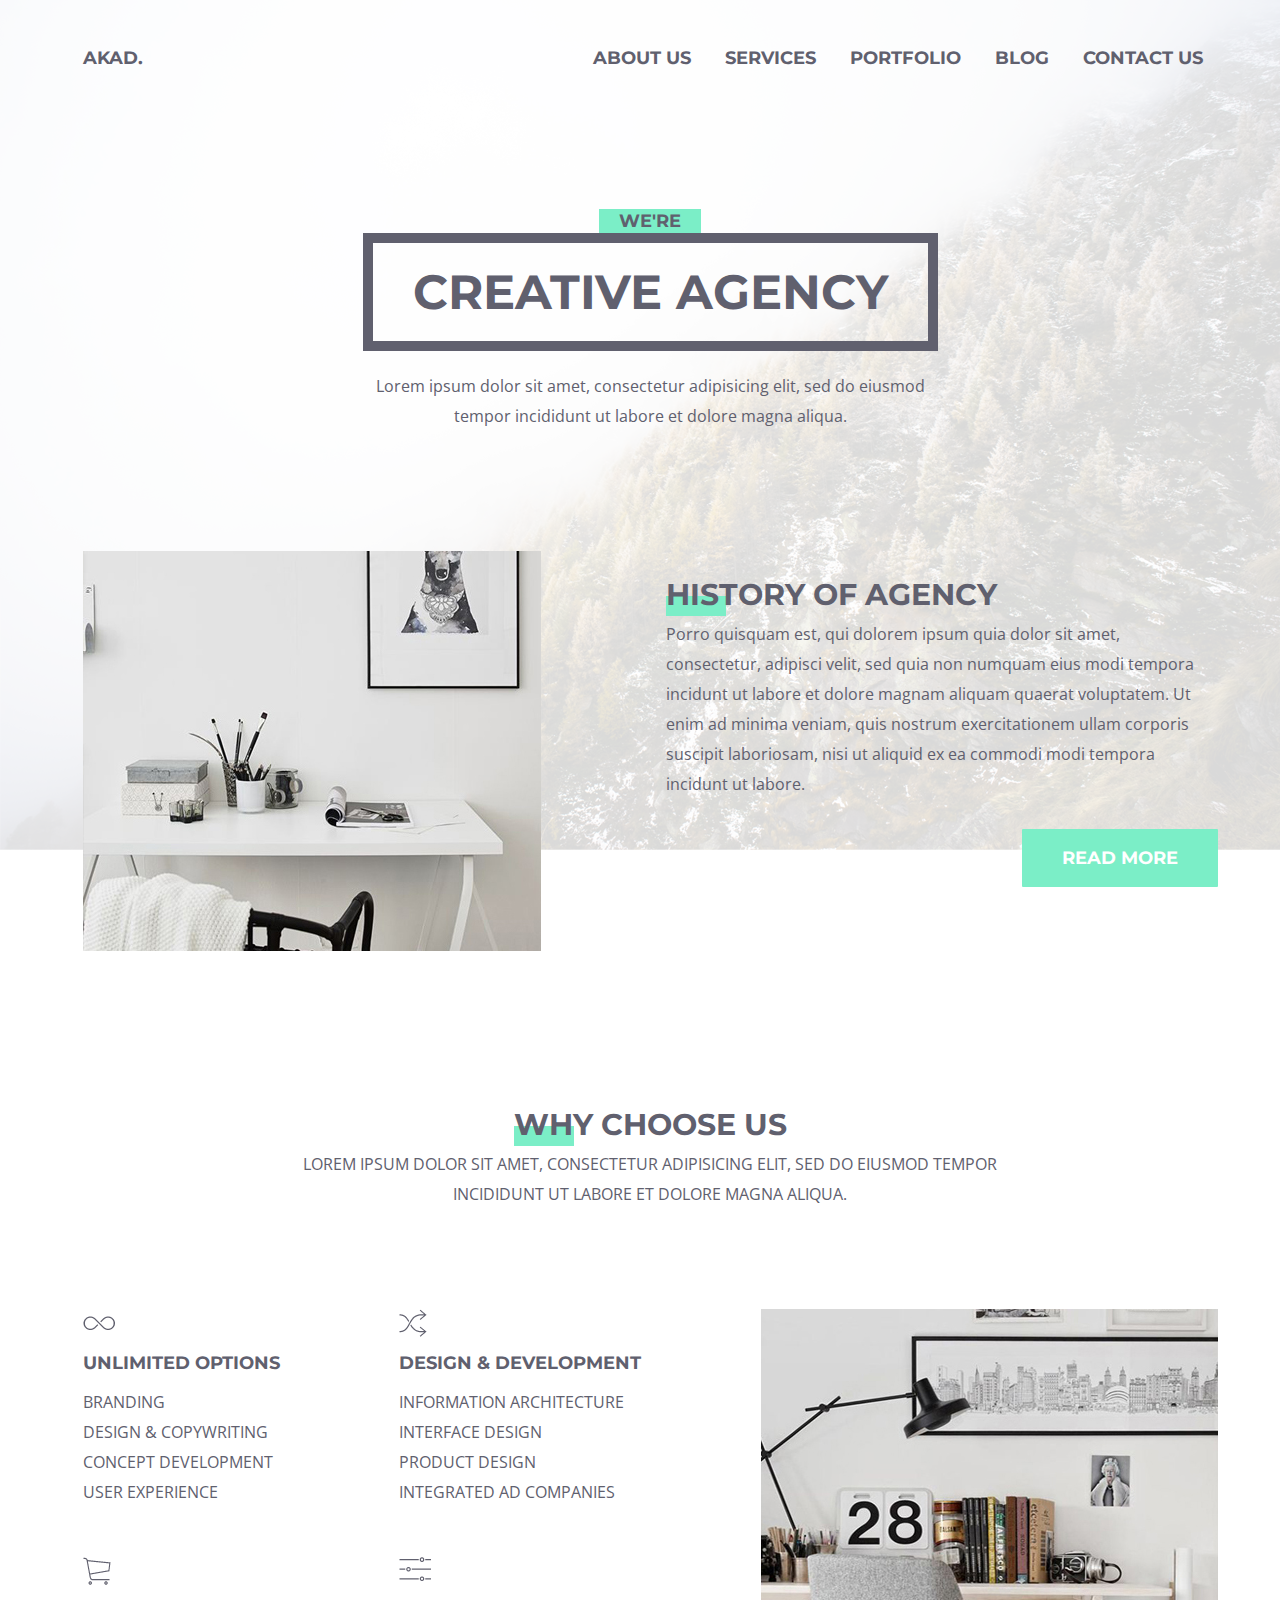
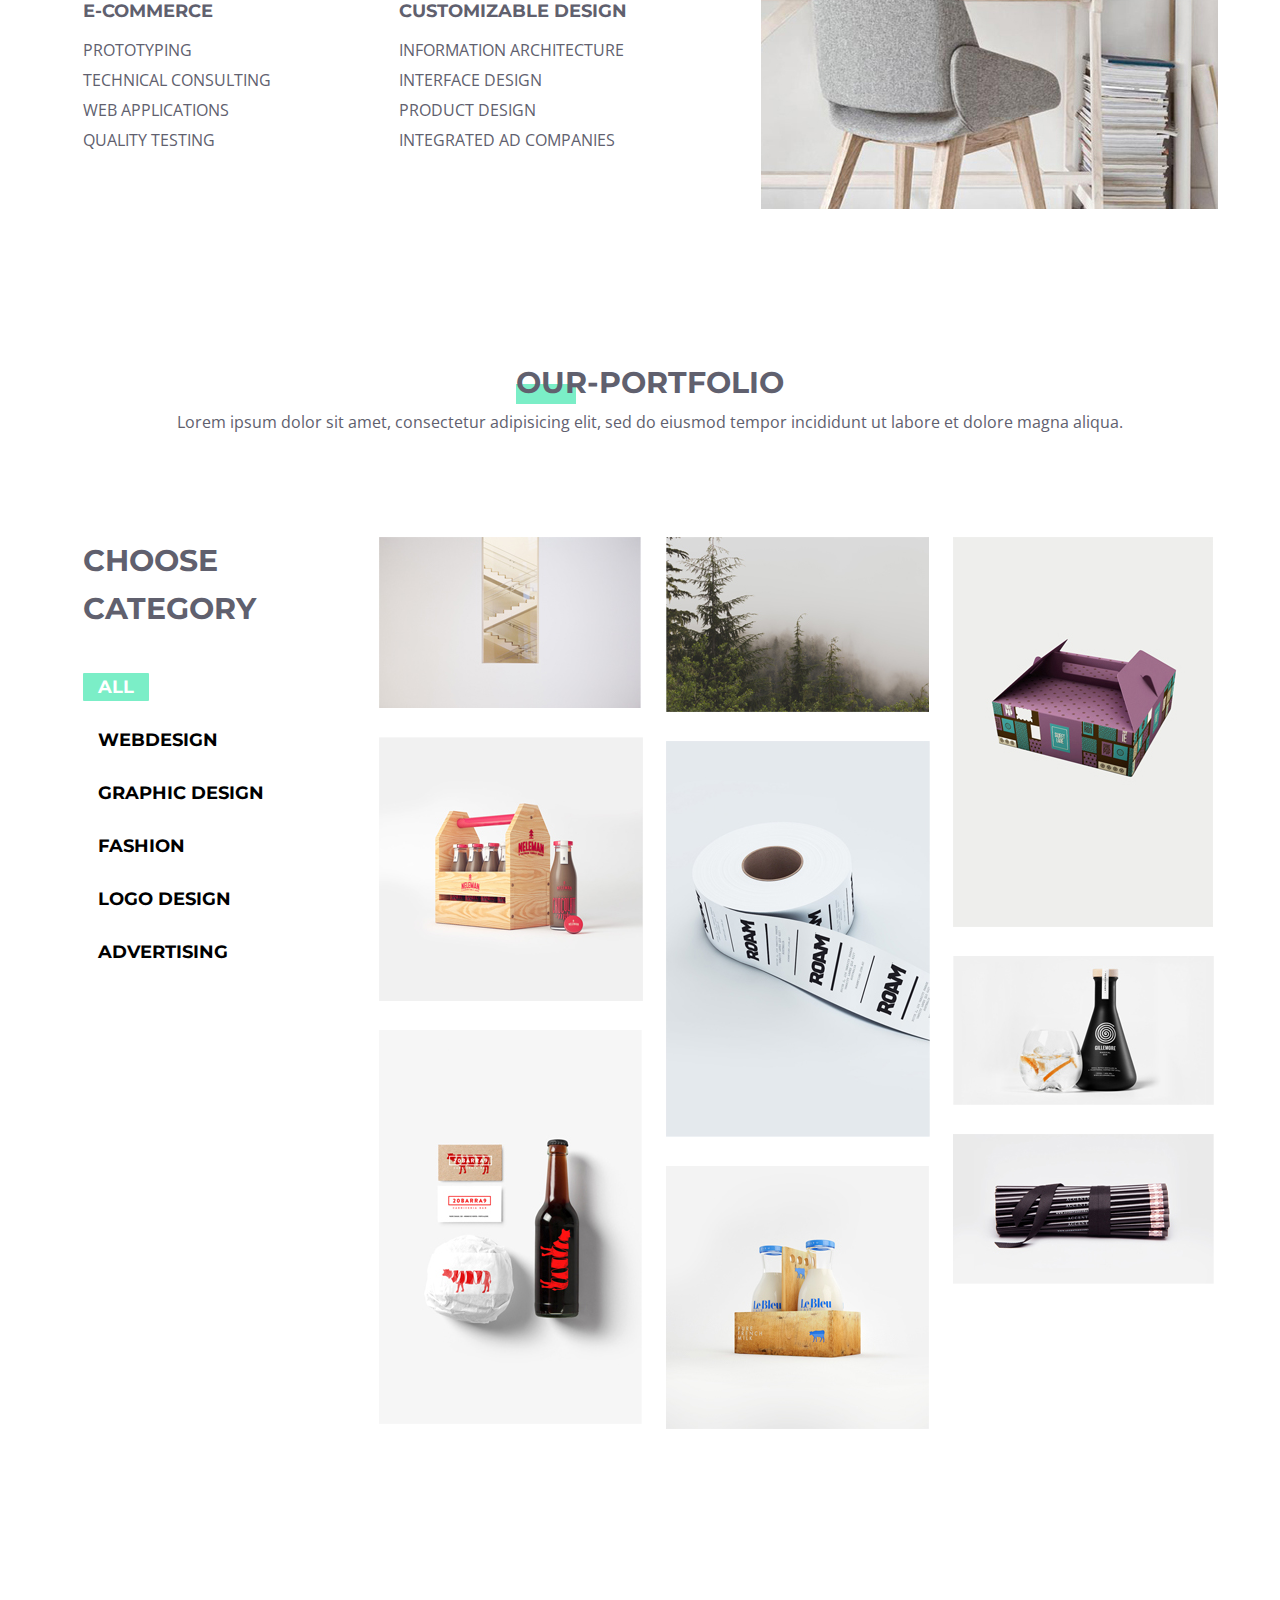
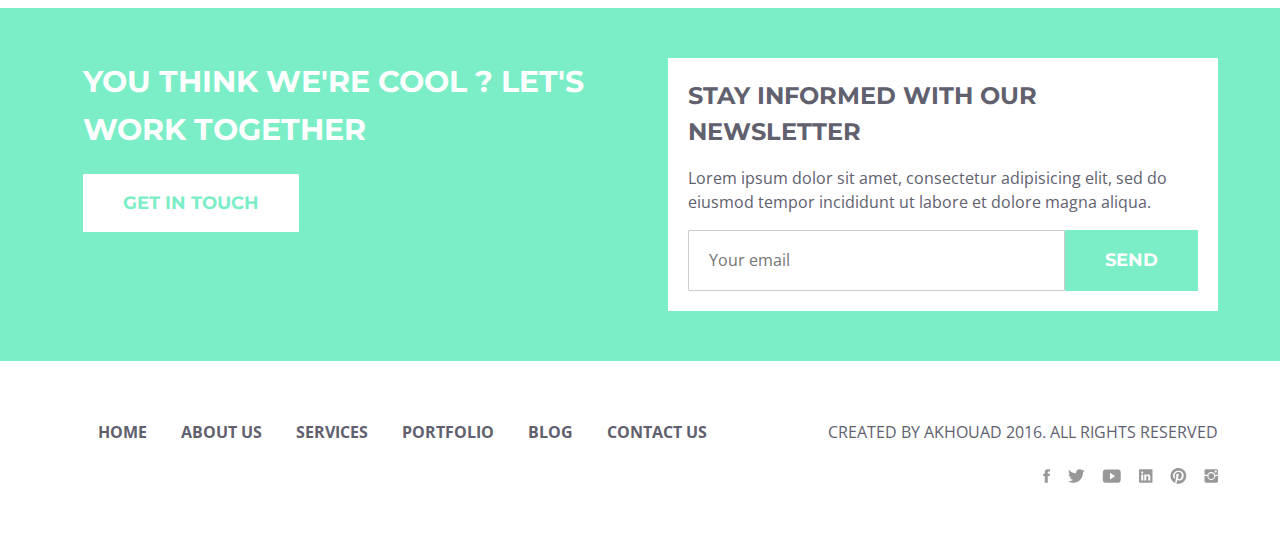
<file: index.html>
<!DOCTYPE html>
<html lang="ru">

<head>
    <meta charset="utf-8">
    <title>AKAD - Home page</title>
    <link href="normalize.css" rel="stylesheet">
    <link href="style.css" rel="stylesheet">
    <link rel="shortcut icon" href="img/logo.ico" type="image/x-icon" width="16" height="16">
</head>

<body>
    <div class="top-wrapper">

        <header class="main-header">
            <nav class="logo-n-nav-wrapper">
                <h3><a class="logo" title="Home">AKAD.</a></h3>
                <ul class="header-site-nav">
                    <li>
                        <h3><a class="nav-but" href="about.html">About us</a></h3>
                    </li>
                    <li>
                        <h3><a class="nav-but" href="services.html">Services</a></h3>
                    </li>
                    <li>
                        <h3><a class="nav-but" href="portfolio.html">Portfolio</a></h3>
                    </li>
                    <li>
                        <h3><a class="nav-but" href="blog.html">Blog</a></h3>
                    </li>
                    <li>
                        <h3><a class="nav-but" href="contact.html">Contact us</a></h3>
                    </li>
                </ul>
            </nav>
        </header>

        <div class="h1-wrapper">
            <h1><span class="h1-small h1-with-back">We're</span></h1>
            <h1><span class="h1-with-border">Creative agency</span></h1>
            <p class="h1-annotation">Lorem ipsum dolor sit amet, consectetur adipisicing elit, sed do eiusmod tempor incididunt ut labore et dolore magna aliqua.</p>
        </div>
        
        <div class="history">
            <img src="img/history-img.jpg" alt="history-img">
            <div>
                <h2><span class="decor">History</span> of agency</h2>
                <p>Porro quisquam est, qui dolorem ipsum quia dolor sit amet, consectetur, adipisci velit, sed quia non numquam eius modi tempora incidunt ut labore et dolore magnam aliquam quaerat voluptatem. Ut enim ad minima veniam, quis nostrum exercitationem ullam corporis suscipit laboriosam, nisi ut aliquid ex ea commodi modi tempora incidunt ut labore.</p><br>
                <div class="button-conteiner">
                    <a href="about.html" class="button">read more</a>
                </div>
            </div>
        </div>

    </div>

    <section class="why-choose">
        <h2><span class="decor">Why</span> choose us</h2>
        <p class="h2-annotation">Lorem ipsum dolor sit amet, consectetur adipisicing elit, sed do eiusmod tempor incididunt ut labore et dolore magna aliqua.</p>
        <div class="why-choose-content">
            <ul>
                <li class="why-choose-item unlimit">
                    <h3>Unlimited options</h3>
                    <ul>
                        <li>Branding</li>
                        <li>Design & Copywriting</li>
                        <li>Concept development</li>
                        <li>User Experience</li>
                    </ul>
                </li>
                <li class="why-choose-item commerce">
                    <h3>E-commerce</h3>
                    <ul>
                        <li>Prototyping</li>
                        <li>Technical Consulting</li>
                        <li>Web applications</li>
                        <li>Quality testing</li>
                    </ul>
                </li>
            </ul>
            <ul>
                <li class="why-choose-item devel">
                    <h3>Design & development</h3>
                    <ul>
                        <li>Information architecture</li>
                        <li>Interface design</li>
                        <li>Product Design</li>
                        <li>Integrated ad Companies</li>
                    </ul>
                </li>
                <li class="why-choose-item custom">
                    <h3>Customizable design</h3>
                    <ul>
                        <li>Information architecture</li>
                        <li>Interface design</li>
                        <li>Product Design</li>
                        <li>Integrated ad Companies</li>
                    </ul>
                </li>
            </ul>
            <img alt="why-choose-img" src="img/why-choose-img.jpg">
        </div>
    </section>

    <section class="our-portfolio">
        <h2><span class="decor">Our</span>-portfolio</h2>
        <p class="h2-annotation">Lorem ipsum dolor sit amet, consectetur adipisicing elit, sed do eiusmod tempor incididunt ut labore et dolore magna aliqua.</p>
        <div class="our-portfolio-content">
            <div class="choosing-buts">
                <h2>Choose category</h2>
                <ul class="our-portfolio-choose-category">
                    <li>
                        <button type="button" class="our-portfolio-button our-portfolio-item-active">All</button>
                    </li>
                    <li>
                        <button type="button" class="our-portfolio-button">Webdesign</button>
                    </li>
                    <li>
                        <button type="button" class="our-portfolio-button">Graphic design</button>
                    </li>
                    <li>
                        <button type="button" class="our-portfolio-button">Fashion</button>
                    </li>
                    <li>
                        <button type="button" class="our-portfolio-button">Logo design</button>
                    </li>
                    <li>
                        <button type="button" class="our-portfolio-button">Advertising</button>
                    </li>
                </ul>
            </div>
            <div class="our-portfolio-img-wrapper">
                <img alt="our-portfolio-img-1" src="img/our-portfolio-1.jpg">
                <img alt="our-portfolio-img-2" src="img/our-portfolio-2.jpg">
                <img alt="our-portfolio-img-3" src="img/our-portfolio-3.jpg">
            </div>
            <div class="our-portfolio-img-wrapper">
                <img alt="our-portfolio-img-4" src="img/our-portfolio-4.jpg">
                <img alt="our-portfolio-img-5" src="img/our-portfolio-5.jpg">
                <img alt="our-portfolio-img-6" src="img/our-portfolio-6.jpg">
            </div>
            <div class="our-portfolio-img-wrapper">
                <img alt="our-portfolio-img-7" src="img/our-portfolio-7.jpg">
                <img alt="our-portfolio-img-8" src="img/our-portfolio-8.jpg">
                <img alt="our-portfolio-img-9" src="img/our-portfolio-9.jpg">
            </div>
        </div>
    </section>

    <section class="feedback">
        <div class="feedback-content">
            <div class="order">
                <h2>You think we're cool ? Let's work together</h2>
                <a href="contact.html" class="button">get in touch</a>
            </div>
            <form class="subscribe">
                <h2>Stay informed with our newsletter</h2>
                <p class="h2-annotation">Lorem ipsum dolor sit amet, consectetur adipisicing elit, sed do eiusmod tempor incididunt ut labore et dolore magna aliqua.</p>
                <div class="inp-n-but-wrap">
                    <input class="subscribe-email" type="text" name="subscribe-email" placeholder="Your email">
                    <button type="submit" class="button">Send</button>
                </div>
            </form>
        </div>
    </section>

    <footer class="main-footer">
        <nav>
            <ul class="footer-site-nav">
                <li>
                    <h3><a class="nav-but">Home</a></h3>
                </li>
                <li>
                    <h3><a class="nav-but" href="about.html">About us</a></h3>
                </li>
                <li>
                    <h3><a class="nav-but" href="services.html">Services</a></h3>
                </li>
                <li>
                    <h3><a class="nav-but" href="portfolio.html">Portfolio</a></h3>
                </li>
                <li>
                    <h3><a class="nav-but" href="blog.html">Blog</a></h3>
                </li>
                <li>
                    <h3><a class="nav-but" href="contact.html">Contact us</a></h3>
                </li>
            </ul>
        </nav>
        <div class="copyrights-n-social-wrapper">
            <p class="copyrights">Created by akhouad 2016. All Rights Reserved</p>
            <ul class="socials">
                <li>
                    <a class="socials-fb" href="#" title="Facebook"><span class="visually-hidden">Facebook</span></a>
                </li>
                <li>
                    <a class="socials-tw" href="#" title="Twitter"><span class="visually-hidden">Twitter</span></a>
                </li>
                <li>
                    <a class="socials-yt" href="#" title="Youtube"><span class="visually-hidden">Youtube</span></a>
                </li>
                <li>
                    <a class="socials-li" href="#" title="LinkedIn"><span class="visually-hidden">LinkedIn</span></a>
                </li>
                <li>
                    <a class="socials-p" href="#" title="Pinterest"><span class="visually-hidden">Pinterest</span></a>
                </li>
                <li>
                    <a class="socials-inst" href="#" title="Instagram"><span class="visually-hidden">Instagram</span></a>
                </li>
            </ul>
            <img src="img/socials.png" alt="socials">
        </div>
    </footer>

</body>
</file>
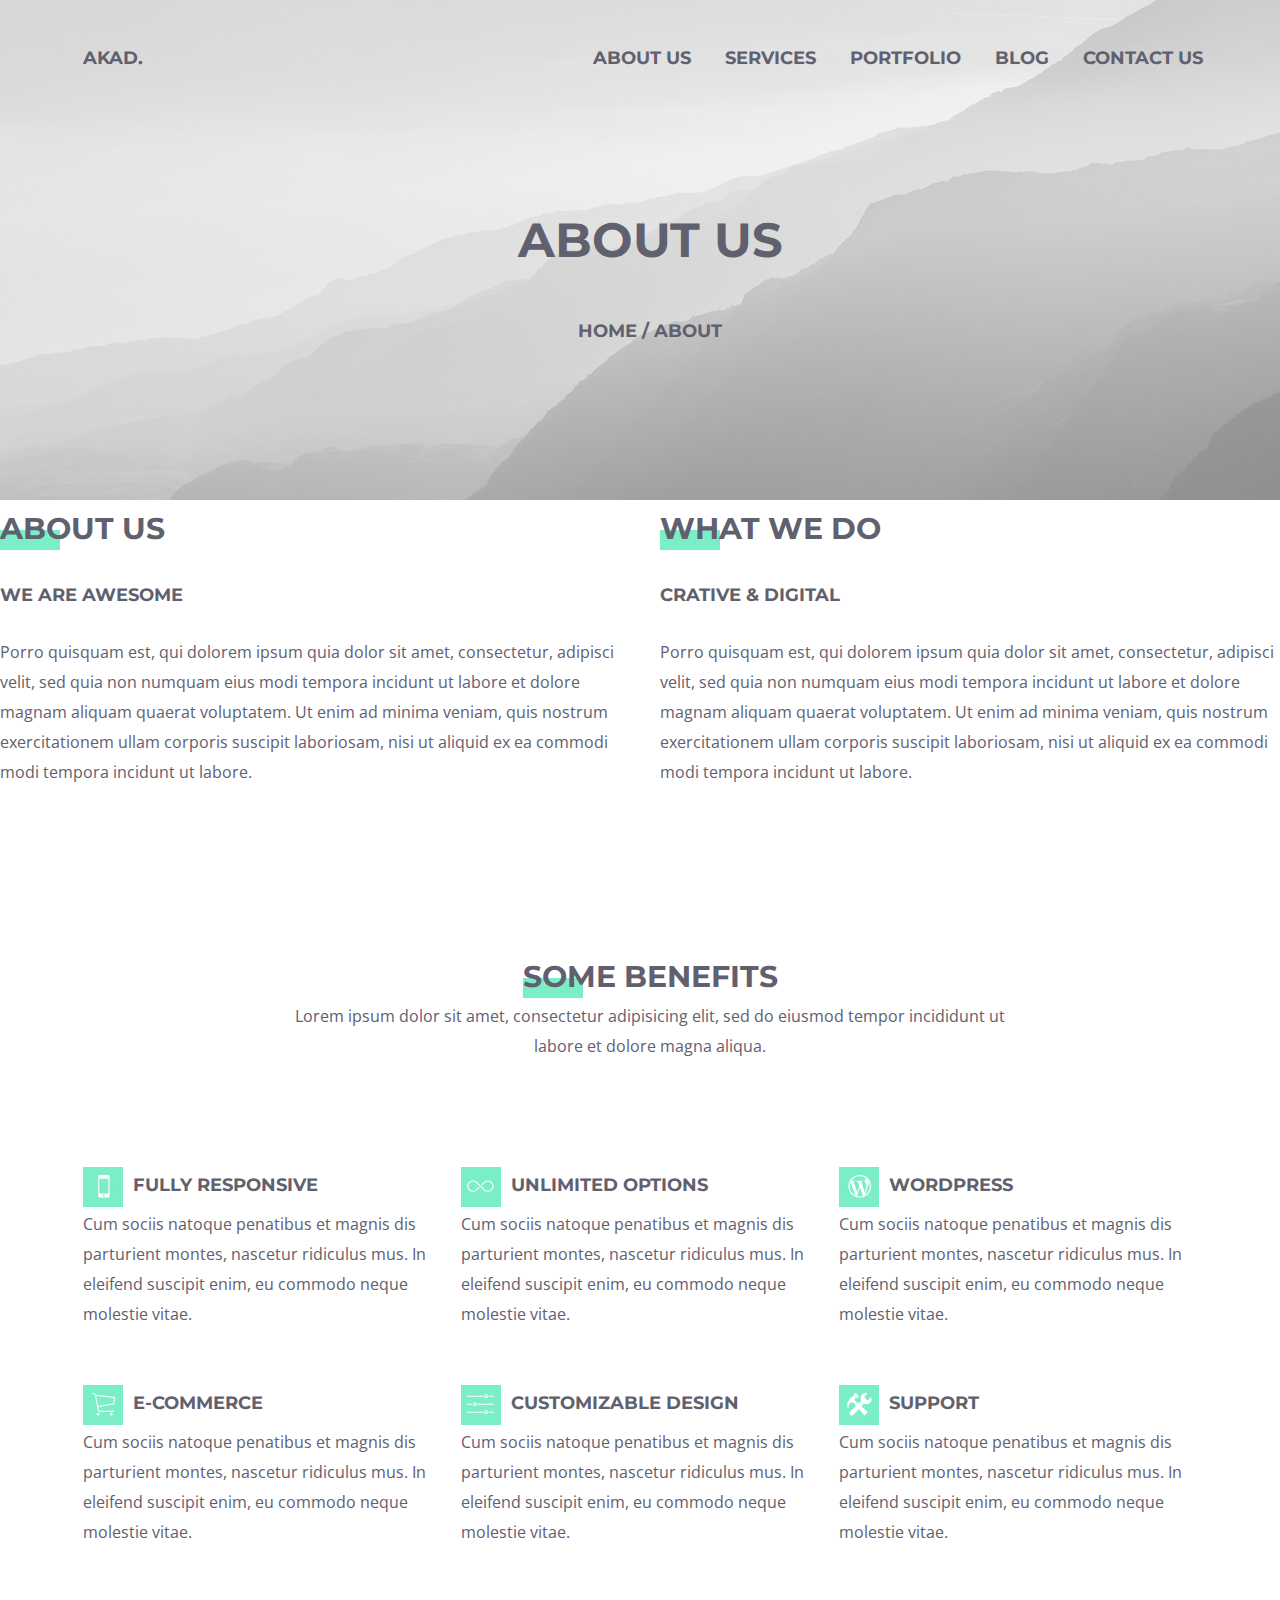
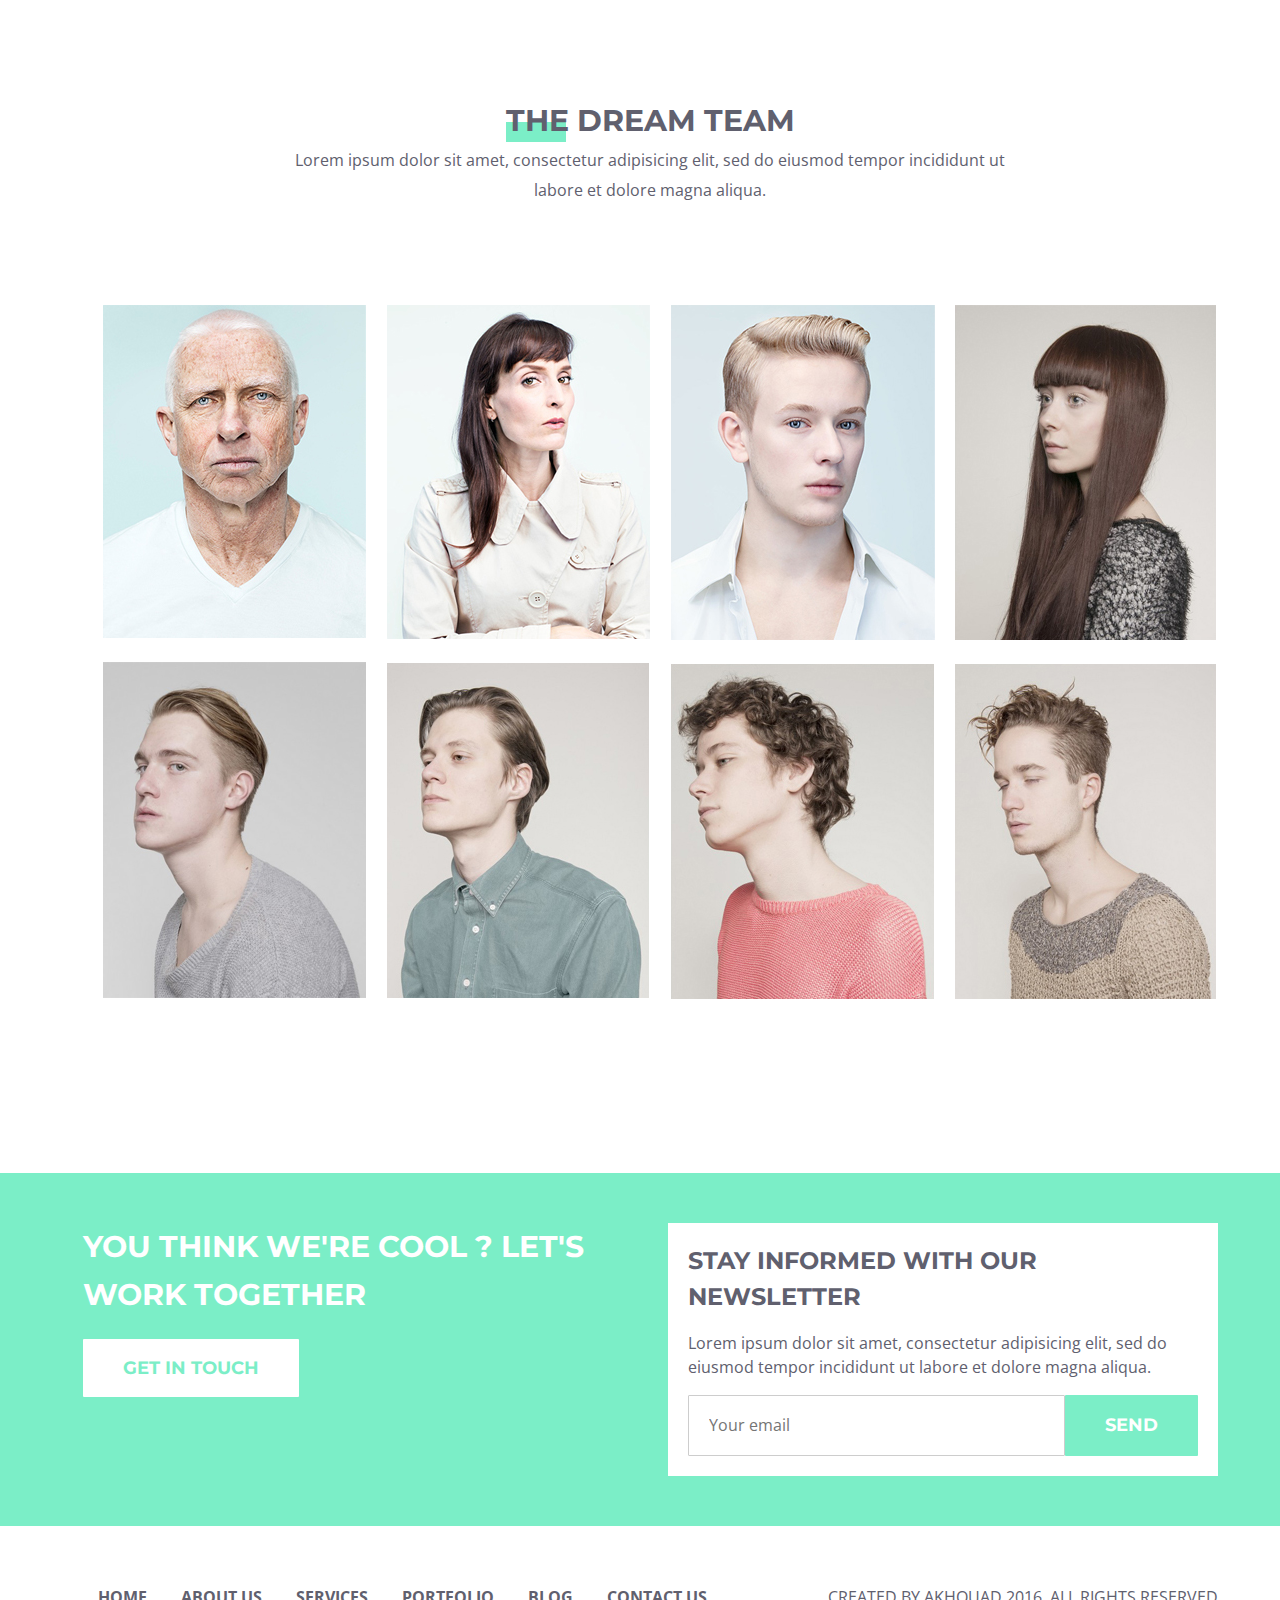
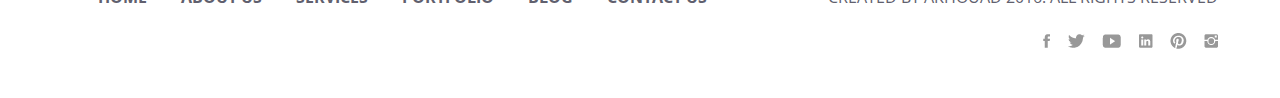
<file: about.html>
<!DOCTYPE html>
<html lang="ru">

<head>
    <meta charset="utf-8">
    <title>AKAD - About us</title>
    <link href="normalize.css" rel="stylesheet">
    <link href="style.css" rel="stylesheet">
    <link rel="shortcut icon" href="img/logo.ico" type="image/x-icon" width="16" height="16">
</head>

<body class="inner">
    <div class="top-wrapper">

        <header class="main-header">
            <nav class="logo-n-nav-wrapper">
                <h3><a class="logo" href="index.html" title="Home">AKAD.</a></h3>
                <ul class="header-site-nav">
                    <li>
                        <h3><a class="nav-but">About us</a></h3>
                    </li>
                    <li>
                        <h3><a class="nav-but" href="services.html">Services</a></h3>
                    </li>
                    <li>
                        <h3><a class="nav-but" href="portfolio.html">Portfolio</a></h3>
                    </li>
                    <li>
                        <h3><a class="nav-but" href="blog.html">Blog</a></h3>
                    </li>
                    <li>
                        <h3><a class="nav-but" href="contact.html">Contact us</a></h3>
                    </li>
                </ul>
            </nav>
        </header>

        <div class="h1-wrapper">
            <h1>About us</h1>
            <h1><span class="h1-small">home / about</span></h1>
        </div>

    </div>

    <section class="about-n-what">
        <div class="about-n-what-about">
            <h2><span class="decor">About</span> us</h2>
            <p class="h2-subtitle">We are awesome</p>
            <p>Porro quisquam est, qui dolorem ipsum quia dolor sit amet, consectetur, adipisci velit, sed quia non numquam eius modi tempora incidunt ut labore et dolore magnam aliquam quaerat voluptatem. Ut enim ad minima veniam, quis nostrum exercitationem ullam corporis suscipit laboriosam, nisi ut aliquid ex ea commodi modi tempora incidunt ut labore.</p>
        </div>
        <div>
            <h2><span class="decor">What</span> we do</h2>
            <p class="h2-subtitle">Crative & digital</p>
            <p>Porro quisquam est, qui dolorem ipsum quia dolor sit amet, consectetur, adipisci velit, sed quia non numquam eius modi tempora incidunt ut labore et dolore magnam aliquam quaerat voluptatem. Ut enim ad minima veniam, quis nostrum exercitationem ullam corporis suscipit laboriosam, nisi ut aliquid ex ea commodi modi tempora incidunt ut labore.</p>
        </div>
    </section>

    <section class="benefits">
        <h2><span class="decor">Some</span> benefits</h2>
        <p class="h2-annotation">Lorem ipsum dolor sit amet, consectetur adipisicing elit, sed do eiusmod tempor incididunt ut labore et dolore magna aliqua.</p>
        <div class="benefits-content">
            <ul>
                <li class="benefits-item responsive">
                    <h3>Fully responsive</h3>
                    <p>Cum sociis natoque penatibus et magnis dis parturient montes, nascetur ridiculus mus. In eleifend suscipit enim, eu commodo neque molestie vitae.</p>
                </li>
                <li class="benefits-item commerce">
                    <h3>E-commerce</h3>
                    <p>Cum sociis natoque penatibus et magnis dis parturient montes, nascetur ridiculus mus. In eleifend suscipit enim, eu commodo neque molestie vitae.</p>
                </li>
            </ul>
            <ul>
                <li class="benefits-item unlimit">
                    <h3>Unlimited options</h3>
                    <p>Cum sociis natoque penatibus et magnis dis parturient montes, nascetur ridiculus mus. In eleifend suscipit enim, eu commodo neque molestie vitae.</p>
                </li>
                <li class="benefits-item custom">
                    <h3>Customizable design</h3>
                    <p>Cum sociis natoque penatibus et magnis dis parturient montes, nascetur ridiculus mus. In eleifend suscipit enim, eu commodo neque molestie vitae.</p>
                </li>
            </ul>
            <ul>
                <li class="benefits-item wordpr">
                    <h3>Wordpress</h3>
                    <p>Cum sociis natoque penatibus et magnis dis parturient montes, nascetur ridiculus mus. In eleifend suscipit enim, eu commodo neque molestie vitae.</p>
                </li>
                <li class="benefits-item support">
                    <h3>Support</h3>
                    <p>Cum sociis natoque penatibus et magnis dis parturient montes, nascetur ridiculus mus. In eleifend suscipit enim, eu commodo neque molestie vitae.</p>
                </li>
            </ul>
        </div>
    </section>

    <section class="team">
        <h2><span class="decor">The</span> dream team</h2>
        <p class="h2-annotation">Lorem ipsum dolor sit amet, consectetur adipisicing elit, sed do eiusmod tempor incididunt ut labore et dolore magna aliqua.</p>
        <div class="team-content">
            <div class="team-img-wrapper">
                <img alt="team-img-1" src="img/team-1.jpg">
                <img alt="team-img-2" src="img/team-2.jpg">
            </div>
            <div class="team-img-wrapper">
                <img alt="team-img-3" src="img/team-3.jpg">
                <img alt="team-img-4" src="img/team-4.jpg">
            </div>
            <div class="team-img-wrapper">
                <img alt="team-img-5" src="img/team-5.jpg">
                <img alt="team-img-6" src="img/team-6.jpg">
            </div>
            <div class="team-img-wrapper">
                <img alt="team-img-7" src="img/team-7.jpg">
                <img alt="team-img-8" src="img/team-8.jpg">
            </div>
        </div>
    </section>

    <section class="feedback">
        <div class="feedback-content">
            <div class="order">
                <h2>You think we're cool ? Let's work together</h2>
                <a href="contact.html" class="button">get in touch</a>
            </div>
            <form class="subscribe">
                <h2>Stay informed with our newsletter</h2>
                <p class="h2-annotation">Lorem ipsum dolor sit amet, consectetur adipisicing elit, sed do eiusmod tempor incididunt ut labore et dolore magna aliqua.</p>
                <div class="inp-n-but-wrap">
                    <input class="subscribe-email" type="text" name="subscribe-email" placeholder="Your email">
                    <button type="submit" class="button">Send</button>
                </div>
            </form>
        </div>
    </section>

    <footer class="main-footer">
        <nav>
            <ul class="footer-site-nav">
                <li>
                    <h3><a class="nav-but" href="index.html">Home</a></h3>
                </li>
                <li>
                    <h3><a class="nav-but">About us</a></h3>
                </li>
                <li>
                    <h3><a class="nav-but" href="services.html">Services</a></h3>
                </li>
                <li>
                    <h3><a class="nav-but" href="portfolio.html">Portfolio</a></h3>
                </li>
                <li>
                    <h3><a class="nav-but" href="blog.html">Blog</a></h3>
                </li>
                <li>
                    <h3><a class="nav-but" href="contact.html">Contact us</a></h3>
                </li>
            </ul>
        </nav>
        <div class="copyrights-n-social-wrapper">
            <p class="copyrights">Created by akhouad 2016. All Rights Reserved</p>
            <ul class="socials">
                <li>
                    <a class="socials-fb" href="#" title="Facebook"><span class="visually-hidden">Facebook</span></a>
                </li>
                <li>
                    <a class="socials-tw" href="#" title="Twitter"><span class="visually-hidden">Twitter</span></a>
                </li>
                <li>
                    <a class="socials-yt" href="#" title="Youtube"><span class="visually-hidden">Youtube</span></a>
                </li>
                <li>
                    <a class="socials-li" href="#" title="LinkedIn"><span class="visually-hidden">LinkedIn</span></a>
                </li>
                <li>
                    <a class="socials-p" href="#" title="Pinterest"><span class="visually-hidden">Pinterest</span></a>
                </li>
                <li>
                    <a class="socials-inst" href="#" title="Instagram"><span class="visually-hidden">Instagram</span></a>
                </li>
            </ul>
            <img src="img/socials.png" alt="socials">
        </div>
    </footer>

</body>
</file>
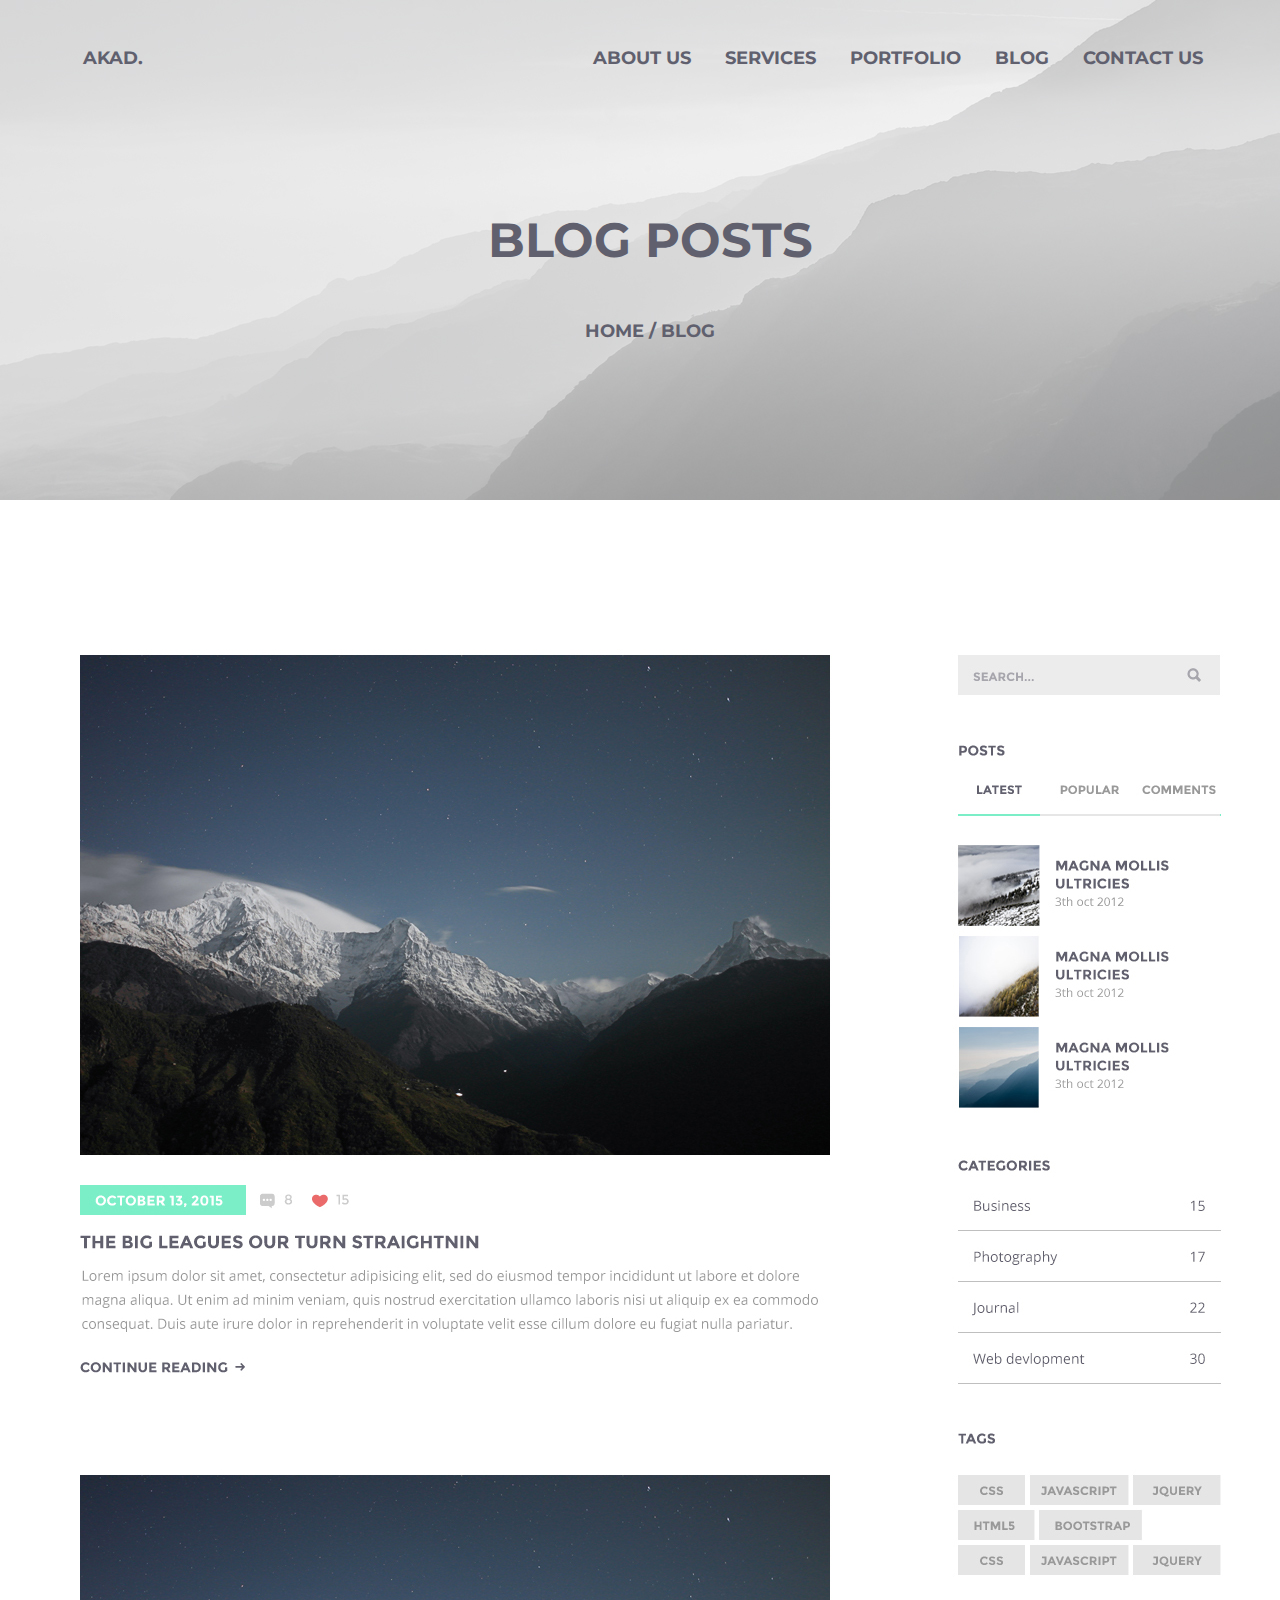
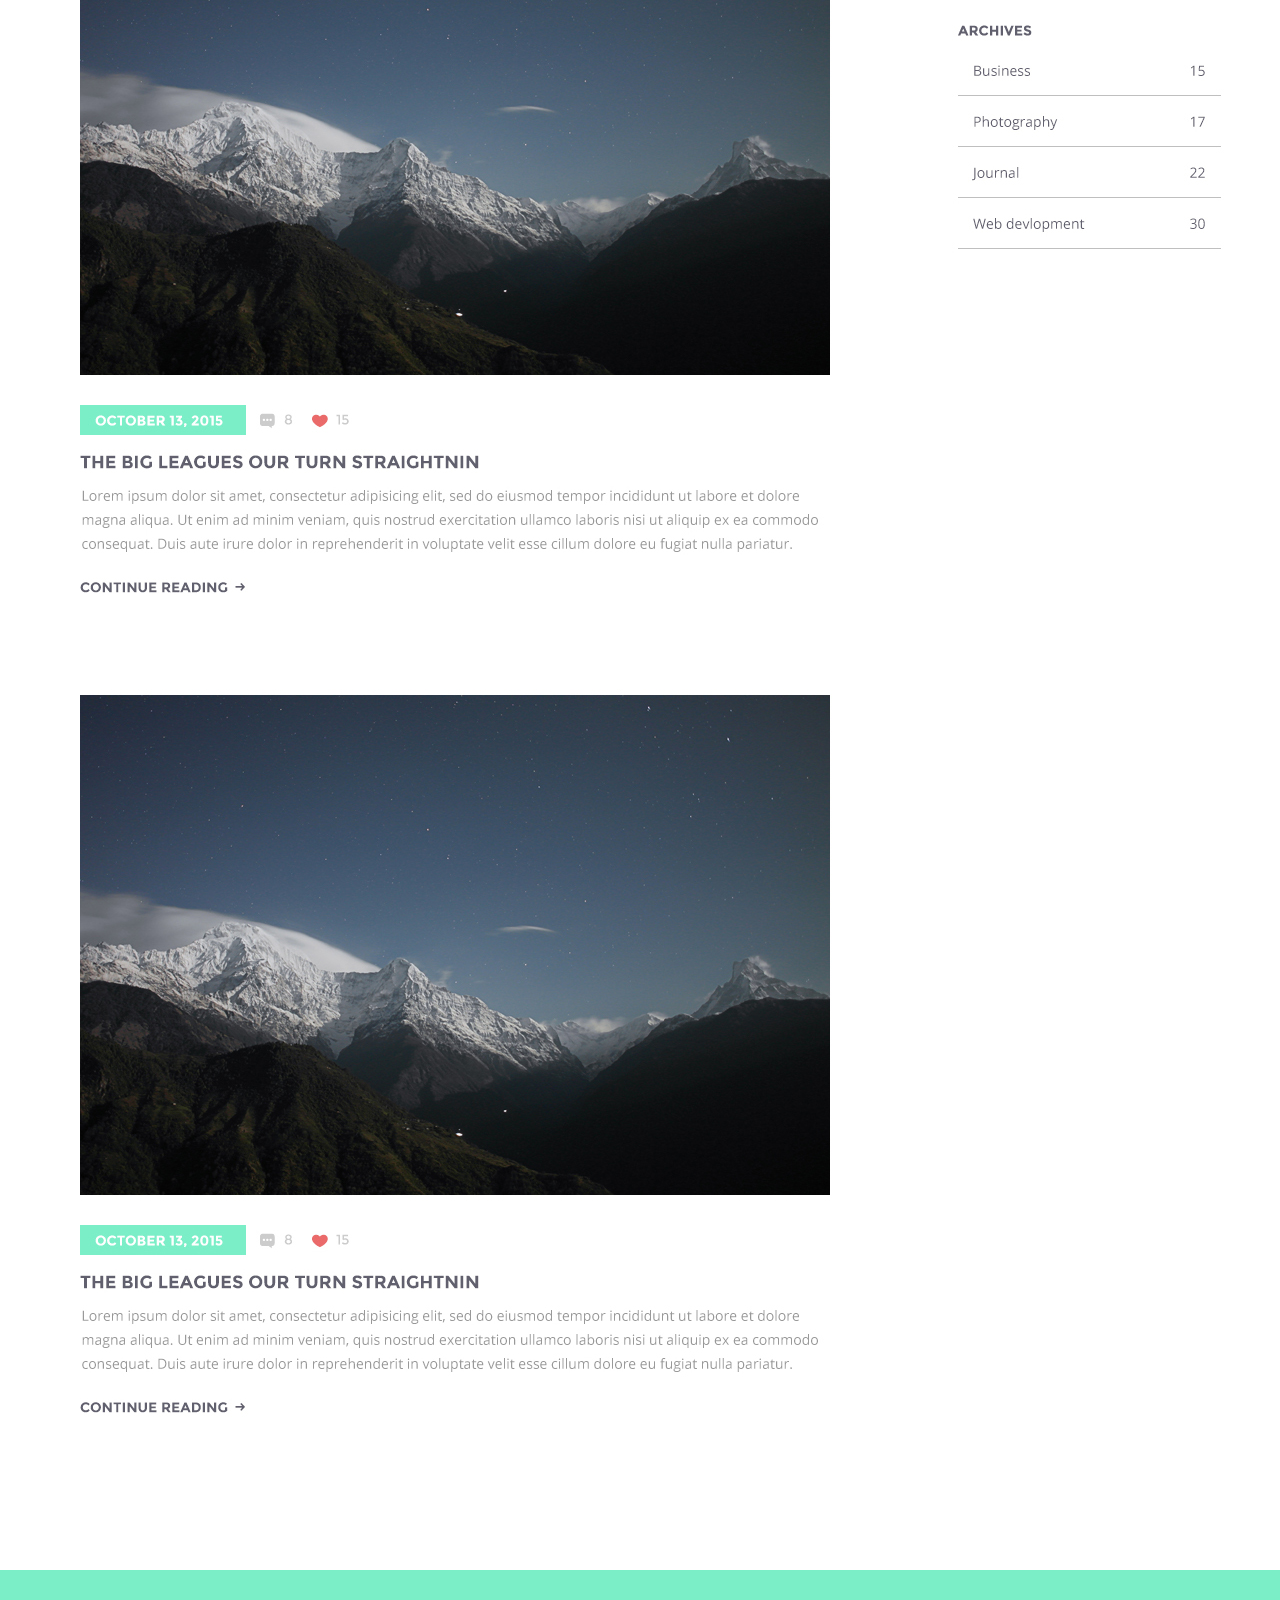
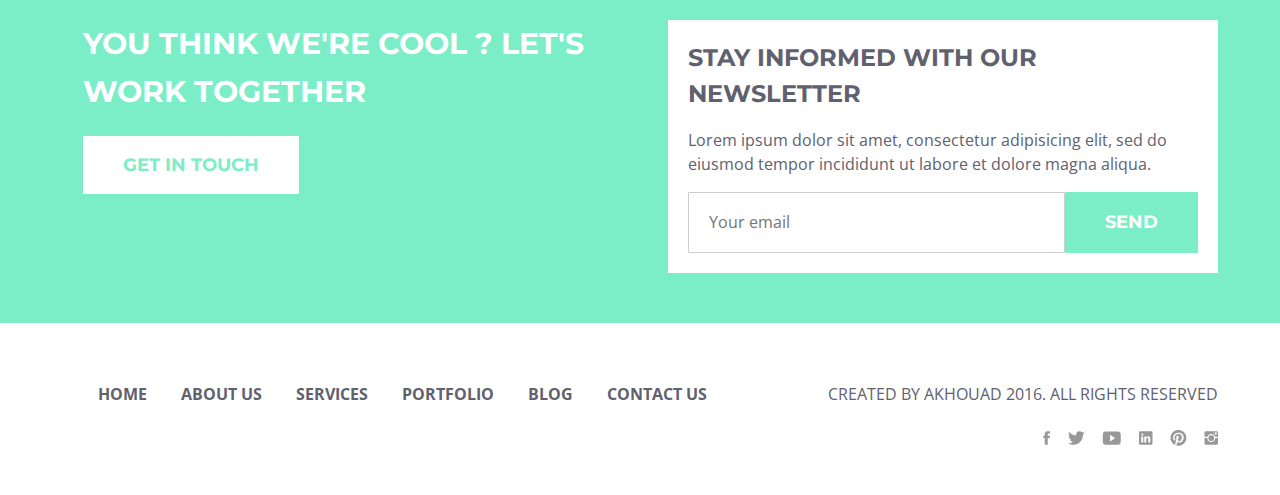
<file: blog.html>
<!DOCTYPE html>
<html lang="ru">

<head>
    <meta charset="utf-8">
    <title>AKAD - Blog posts</title>
    <link href="normalize.css" rel="stylesheet">
    <link href="style.css" rel="stylesheet">
    <link rel="shortcut icon" href="img/logo.ico" type="image/x-icon" width="16" height="16">
</head>

<body class="inner">
    <div class="top-wrapper">

        <header class="main-header">
            <nav class="logo-n-nav-wrapper">
                <h3><a class="logo" href="index.html" title="Home">AKAD.</a></h3>
                <ul class="header-site-nav">
                    <li>
                        <h3><a class="nav-but" href="about.html">About us</a></h3>
                    </li>
                    <li>
                        <h3><a class="nav-but" href="services.html">Services</a></h3>
                    </li>
                    <li>
                        <h3><a class="nav-but" href="portfolio.html">Portfolio</a></h3>
                    </li>
                    <li>
                        <h3><a class="nav-but">Blog</a></h3>
                    </li>
                    <li>
                        <h3><a class="nav-but" href="contact.html">Contact us</a></h3>
                    </li>
                </ul>
            </nav>
        </header>

        <div class="h1-wrapper">
            <h1>Blog posts</h1>
            <h1><span class="h1-small">home / blog</span></h1>
        </div>

    </div>

    <!-- <section class="about-n-what">
        <div class="about-n-what-about">
            <h2><span class="decor">About</span> us</h2>
            <p class="h2-subtitle">We are awesome</p>
            <p>Porro quisquam est, qui dolorem ipsum quia dolor sit amet, consectetur, adipisci velit, sed quia non numquam eius modi tempora incidunt ut labore et dolore magnam aliquam quaerat voluptatem. Ut enim ad minima veniam, quis nostrum exercitationem ullam corporis suscipit laboriosam, nisi ut aliquid ex ea commodi modi tempora incidunt ut labore.</p>
        </div>
        <div>
            <h2><span class="decor">What</span> we do</h2>
            <p class="h2-subtitle">Crative & digital</p>
            <p>Porro quisquam est, qui dolorem ipsum quia dolor sit amet, consectetur, adipisci velit, sed quia non numquam eius modi tempora incidunt ut labore et dolore magnam aliquam quaerat voluptatem. Ut enim ad minima veniam, quis nostrum exercitationem ullam corporis suscipit laboriosam, nisi ut aliquid ex ea commodi modi tempora incidunt ut labore.</p>
        </div>
    </section>

    <section class="benefits">
        <h2><span class="decor">Some</span> benefits</h2>
        <p class="h2-annotation">Lorem ipsum dolor sit amet, consectetur adipisicing elit, sed do eiusmod tempor incididunt ut labore et dolore magna aliqua.</p>
        <div class="benefits-content">
            <ul>
                <li class="benefits-item responsive">
                    <h3>Fully responsive</h3>
                    <p>Cum sociis natoque penatibus et magnis dis parturient montes, nascetur ridiculus mus. In eleifend suscipit enim, eu commodo neque molestie vitae.</p>
                </li>
                <li class="benefits-item commerce">
                    <h3>E-commerce</h3>
                    <p>Cum sociis natoque penatibus et magnis dis parturient montes, nascetur ridiculus mus. In eleifend suscipit enim, eu commodo neque molestie vitae.</p>
                </li>
            </ul>
            <ul>
                <li class="benefits-item unlimit">
                    <h3>Unlimited options</h3>
                    <p>Cum sociis natoque penatibus et magnis dis parturient montes, nascetur ridiculus mus. In eleifend suscipit enim, eu commodo neque molestie vitae.</p>
                </li>
                <li class="benefits-item custom">
                    <h3>Customizable design</h3>
                    <p>Cum sociis natoque penatibus et magnis dis parturient montes, nascetur ridiculus mus. In eleifend suscipit enim, eu commodo neque molestie vitae.</p>
                </li>
            </ul>
            <ul>
                <li class="benefits-item wordpr">
                    <h3>Wordpress</h3>
                    <p>Cum sociis natoque penatibus et magnis dis parturient montes, nascetur ridiculus mus. In eleifend suscipit enim, eu commodo neque molestie vitae.</p>
                </li>
                <li class="benefits-item support">
                    <h3>Support</h3>
                    <p>Cum sociis natoque penatibus et magnis dis parturient montes, nascetur ridiculus mus. In eleifend suscipit enim, eu commodo neque molestie vitae.</p>
                </li>
            </ul>
        </div>
    </section>

    <section class="team">
        <h2><span class="decor">The</span> dream team</h2>
        <p class="h2-annotation">Lorem ipsum dolor sit amet, consectetur adipisicing elit, sed do eiusmod tempor incididunt ut labore et dolore magna aliqua.</p>
        <div class="team-content">
            <div class="team-img-wrapper">
                <img alt="team-img-1" src="img/team-1.jpg">
                <img alt="team-img-2" src="img/team-2.jpg">
            </div>
            <div class="team-img-wrapper">
                <img alt="team-img-3" src="img/team-3.jpg">
                <img alt="team-img-4" src="img/team-4.jpg">
            </div>
            <div class="team-img-wrapper">
                <img alt="team-img-5" src="img/team-5.jpg">
                <img alt="team-img-6" src="img/team-6.jpg">
            </div>
            <div class="team-img-wrapper">
                <img alt="team-img-7" src="img/team-7.jpg">
                <img alt="team-img-8" src="img/team-8.jpg">
            </div>
        </div>
    </section> -->
    <img src="img/blog.jpg">

    <section class="feedback">
        <div class="feedback-content">
            <div class="order">
                <h2>You think we're cool ? Let's work together</h2>
                <a href="contact.html" class="button">get in touch</a>
            </div>
            <form class="subscribe">
                <h2>Stay informed with our newsletter</h2>
                <p class="h2-annotation">Lorem ipsum dolor sit amet, consectetur adipisicing elit, sed do eiusmod tempor incididunt ut labore et dolore magna aliqua.</p>
                <div class="inp-n-but-wrap">
                    <input class="subscribe-email" type="text" name="subscribe-email" placeholder="Your email">
                    <button type="submit" class="button">Send</button>
                </div>
            </form>
        </div>
    </section>

    <footer class="main-footer">
        <nav>
            <ul class="footer-site-nav">
                <li>
                    <h3><a class="nav-but" href="index.html">Home</a></h3>
                </li>
                <li>
                    <h3><a class="nav-but" href="about.html">About us</a></h3>
                </li>
                <li>
                    <h3><a class="nav-but" href="services.html">Services</a></h3>
                </li>
                <li>
                    <h3><a class="nav-but" href="portfolio.html">Portfolio</a></h3>
                </li>
                <li>
                    <h3><a class="nav-but">Blog</a></h3>
                </li>
                <li>
                    <h3><a class="nav-but" href="contact.html">Contact us</a></h3>
                </li>
            </ul>
        </nav>
        <div class="copyrights-n-social-wrapper">
            <p class="copyrights">Created by akhouad 2016. All Rights Reserved</p>
            <ul class="socials">
                <li>
                    <a class="socials-fb" href="#" title="Facebook"><span class="visually-hidden">Facebook</span></a>
                </li>
                <li>
                    <a class="socials-tw" href="#" title="Twitter"><span class="visually-hidden">Twitter</span></a>
                </li>
                <li>
                    <a class="socials-yt" href="#" title="Youtube"><span class="visually-hidden">Youtube</span></a>
                </li>
                <li>
                    <a class="socials-li" href="#" title="LinkedIn"><span class="visually-hidden">LinkedIn</span></a>
                </li>
                <li>
                    <a class="socials-p" href="#" title="Pinterest"><span class="visually-hidden">Pinterest</span></a>
                </li>
                <li>
                    <a class="socials-inst" href="#" title="Instagram"><span class="visually-hidden">Instagram</span></a>
                </li>
            </ul>
            <img src="img/socials.png" alt="socials">
        </div>
    </footer>

</body>
</file>
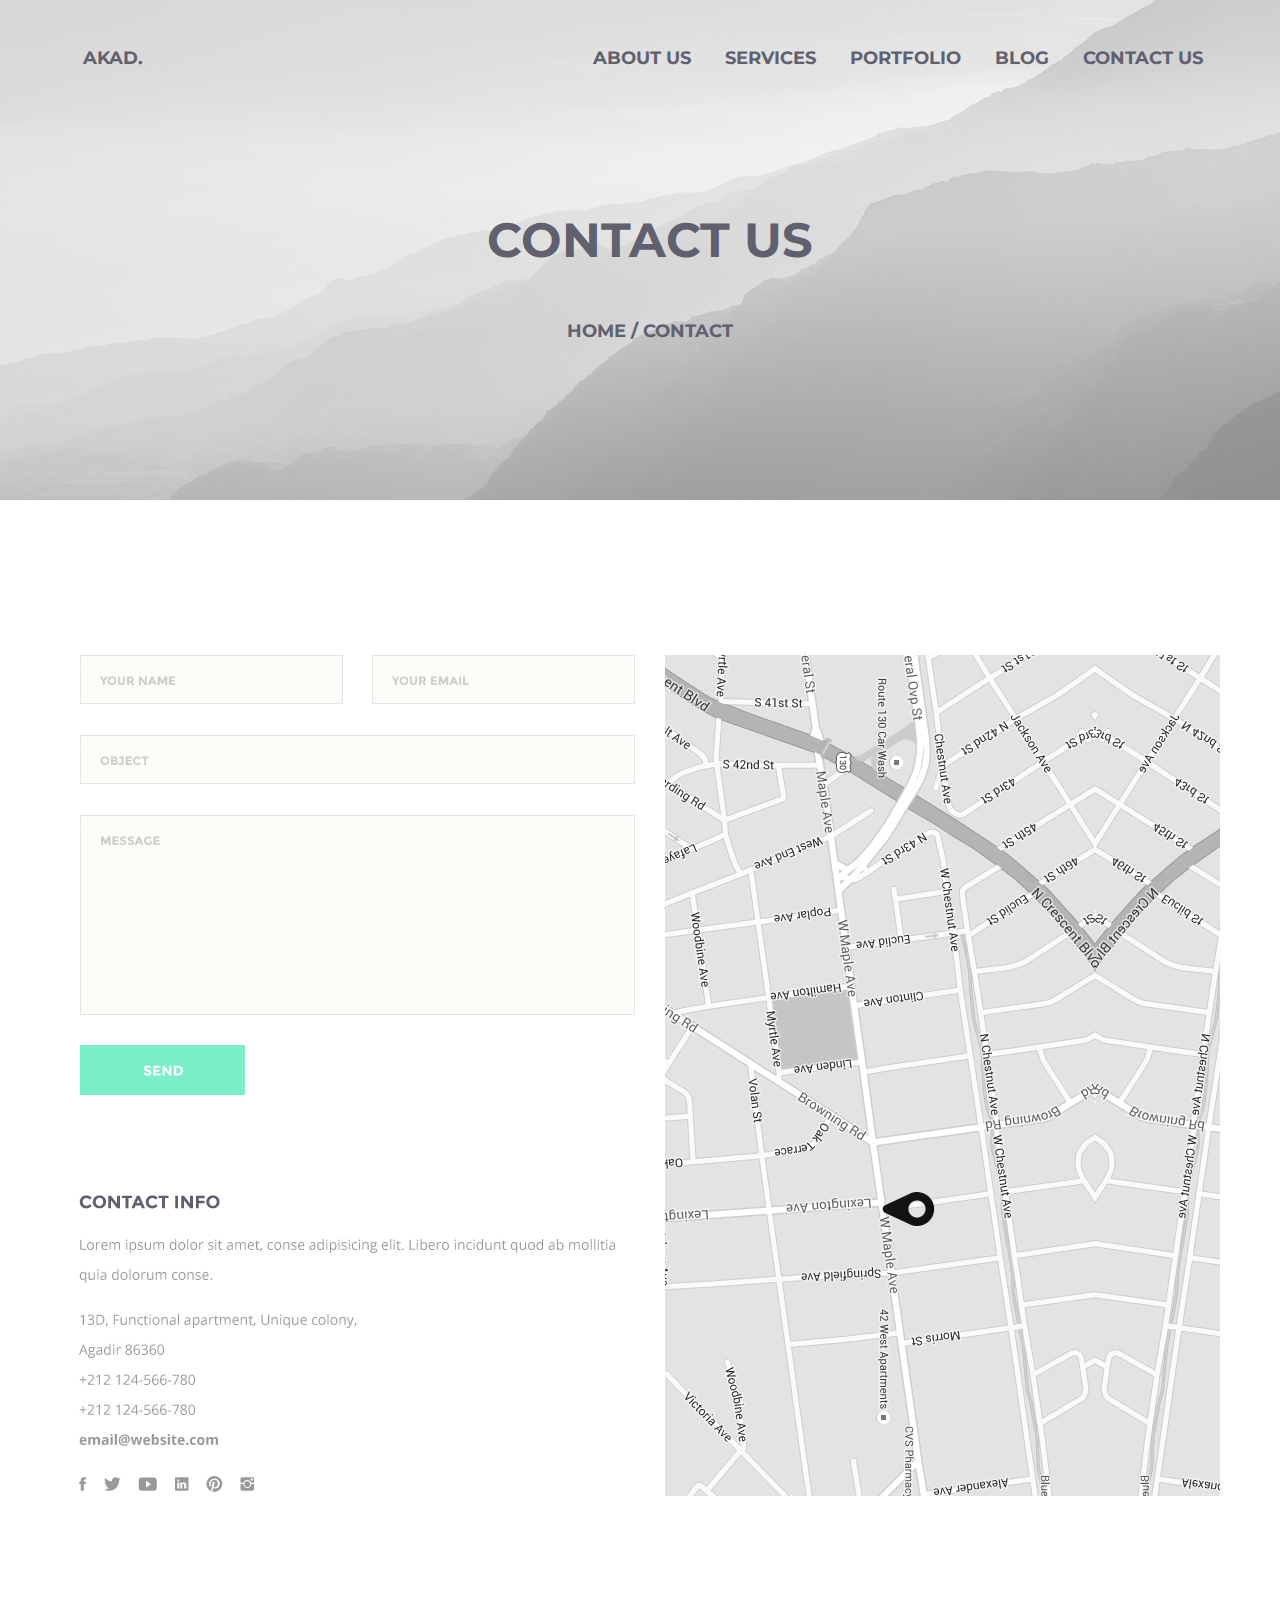
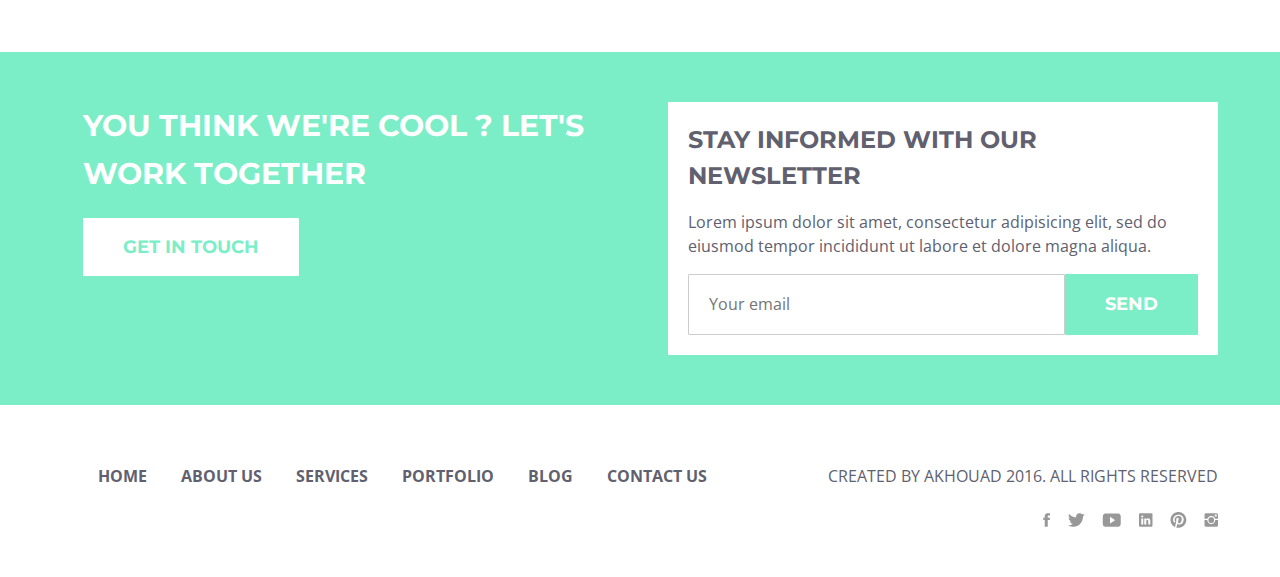
<file: contact.html>
<!DOCTYPE html>
<html lang="ru">

<head>
    <meta charset="utf-8">
    <title>AKAD - Contact us</title>
    <link href="normalize.css" rel="stylesheet">
    <link href="style.css" rel="stylesheet">
    <link rel="shortcut icon" href="img/logo.ico" type="image/x-icon" width="16" height="16">
</head>

<body class="inner">
    <div class="top-wrapper">

        <header class="main-header">
            <nav class="logo-n-nav-wrapper">
                <h3><a class="logo" href="index.html" title="Home">AKAD.</a></h3>
                <ul class="header-site-nav">
                    <li>
                        <h3><a class="nav-but" href="about.html">About us</a></h3>
                    </li>
                    <li>
                        <h3><a class="nav-but" href="services.html">Services</a></h3>
                    </li>
                    <li>
                        <h3><a class="nav-but" href="portfolio.html">Portfolio</a></h3>
                    </li>
                    <li>
                        <h3><a class="nav-but" href="blog.html">Blog</a></h3>
                    </li>
                    <li>
                        <h3><a class="nav-but">Contact us</a></h3>
                    </li>
                </ul>
            </nav>
        </header>

        <div class="h1-wrapper">
            <h1>Contact us</h1>
            <h1><span class="h1-small">home / contact</span></h1>
        </div>

    </div>

    <!-- <section class="about-n-what">
        <div class="about-n-what-about">
            <h2><span class="decor">About</span> us</h2>
            <p class="h2-subtitle">We are awesome</p>
            <p>Porro quisquam est, qui dolorem ipsum quia dolor sit amet, consectetur, adipisci velit, sed quia non numquam eius modi tempora incidunt ut labore et dolore magnam aliquam quaerat voluptatem. Ut enim ad minima veniam, quis nostrum exercitationem ullam corporis suscipit laboriosam, nisi ut aliquid ex ea commodi modi tempora incidunt ut labore.</p>
        </div>
        <div>
            <h2><span class="decor">What</span> we do</h2>
            <p class="h2-subtitle">Crative & digital</p>
            <p>Porro quisquam est, qui dolorem ipsum quia dolor sit amet, consectetur, adipisci velit, sed quia non numquam eius modi tempora incidunt ut labore et dolore magnam aliquam quaerat voluptatem. Ut enim ad minima veniam, quis nostrum exercitationem ullam corporis suscipit laboriosam, nisi ut aliquid ex ea commodi modi tempora incidunt ut labore.</p>
        </div>
    </section>

    <section class="benefits">
        <h2><span class="decor">Some</span> benefits</h2>
        <p class="h2-annotation">Lorem ipsum dolor sit amet, consectetur adipisicing elit, sed do eiusmod tempor incididunt ut labore et dolore magna aliqua.</p>
        <div class="benefits-content">
            <ul>
                <li class="benefits-item responsive">
                    <h3>Fully responsive</h3>
                    <p>Cum sociis natoque penatibus et magnis dis parturient montes, nascetur ridiculus mus. In eleifend suscipit enim, eu commodo neque molestie vitae.</p>
                </li>
                <li class="benefits-item commerce">
                    <h3>E-commerce</h3>
                    <p>Cum sociis natoque penatibus et magnis dis parturient montes, nascetur ridiculus mus. In eleifend suscipit enim, eu commodo neque molestie vitae.</p>
                </li>
            </ul>
            <ul>
                <li class="benefits-item unlimit">
                    <h3>Unlimited options</h3>
                    <p>Cum sociis natoque penatibus et magnis dis parturient montes, nascetur ridiculus mus. In eleifend suscipit enim, eu commodo neque molestie vitae.</p>
                </li>
                <li class="benefits-item custom">
                    <h3>Customizable design</h3>
                    <p>Cum sociis natoque penatibus et magnis dis parturient montes, nascetur ridiculus mus. In eleifend suscipit enim, eu commodo neque molestie vitae.</p>
                </li>
            </ul>
            <ul>
                <li class="benefits-item wordpr">
                    <h3>Wordpress</h3>
                    <p>Cum sociis natoque penatibus et magnis dis parturient montes, nascetur ridiculus mus. In eleifend suscipit enim, eu commodo neque molestie vitae.</p>
                </li>
                <li class="benefits-item support">
                    <h3>Support</h3>
                    <p>Cum sociis natoque penatibus et magnis dis parturient montes, nascetur ridiculus mus. In eleifend suscipit enim, eu commodo neque molestie vitae.</p>
                </li>
            </ul>
        </div>
    </section>

    <section class="team">
        <h2><span class="decor">The</span> dream team</h2>
        <p class="h2-annotation">Lorem ipsum dolor sit amet, consectetur adipisicing elit, sed do eiusmod tempor incididunt ut labore et dolore magna aliqua.</p>
        <div class="team-content">
            <div class="team-img-wrapper">
                <img alt="team-img-1" src="img/team-1.jpg">
                <img alt="team-img-2" src="img/team-2.jpg">
            </div>
            <div class="team-img-wrapper">
                <img alt="team-img-3" src="img/team-3.jpg">
                <img alt="team-img-4" src="img/team-4.jpg">
            </div>
            <div class="team-img-wrapper">
                <img alt="team-img-5" src="img/team-5.jpg">
                <img alt="team-img-6" src="img/team-6.jpg">
            </div>
            <div class="team-img-wrapper">
                <img alt="team-img-7" src="img/team-7.jpg">
                <img alt="team-img-8" src="img/team-8.jpg">
            </div>
        </div>
    </section> -->
    <img src="img/contact.jpg">

    <section class="feedback">
        <div class="feedback-content">
            <div class="order">
                <h2>You think we're cool ? Let's work together</h2>
                <a href="contact.html" class="button">get in touch</a>
            </div>
            <form class="subscribe">
                <h2>Stay informed with our newsletter</h2>
                <p class="h2-annotation">Lorem ipsum dolor sit amet, consectetur adipisicing elit, sed do eiusmod tempor incididunt ut labore et dolore magna aliqua.</p>
                <div class="inp-n-but-wrap">
                    <input class="subscribe-email" type="text" name="subscribe-email" placeholder="Your email">
                    <button type="submit" class="button">Send</button>
                </div>
            </form>
        </div>
    </section>

    <footer class="main-footer">
        <nav>
            <ul class="footer-site-nav">
                <li>
                    <h3><a class="nav-but" href="index.html">Home</a></h3>
                </li>
                <li>
                    <h3><a class="nav-but" href="about.html">About us</a></h3>
                </li>
                <li>
                    <h3><a class="nav-but" href="services.html">Services</a></h3>
                </li>
                <li>
                    <h3><a class="nav-but" href="portfolio.html">Portfolio</a></h3>
                </li>
                <li>
                    <h3><a class="nav-but" href="blog.html">Blog</a></h3>
                </li>
                <li>
                    <h3><a class="nav-but">Contact us</a></h3>
                </li>
            </ul>
        </nav>
        <div class="copyrights-n-social-wrapper">
            <p class="copyrights">Created by akhouad 2016. All Rights Reserved</p>
            <ul class="socials">
                <li>
                    <a class="socials-fb" href="#" title="Facebook"><span class="visually-hidden">Facebook</span></a>
                </li>
                <li>
                    <a class="socials-tw" href="#" title="Twitter"><span class="visually-hidden">Twitter</span></a>
                </li>
                <li>
                    <a class="socials-yt" href="#" title="Youtube"><span class="visually-hidden">Youtube</span></a>
                </li>
                <li>
                    <a class="socials-li" href="#" title="LinkedIn"><span class="visually-hidden">LinkedIn</span></a>
                </li>
                <li>
                    <a class="socials-p" href="#" title="Pinterest"><span class="visually-hidden">Pinterest</span></a>
                </li>
                <li>
                    <a class="socials-inst" href="#" title="Instagram"><span class="visually-hidden">Instagram</span></a>
                </li>
            </ul>
            <img src="img/socials.png" alt="socials">
        </div>
    </footer>

</body>
</file>
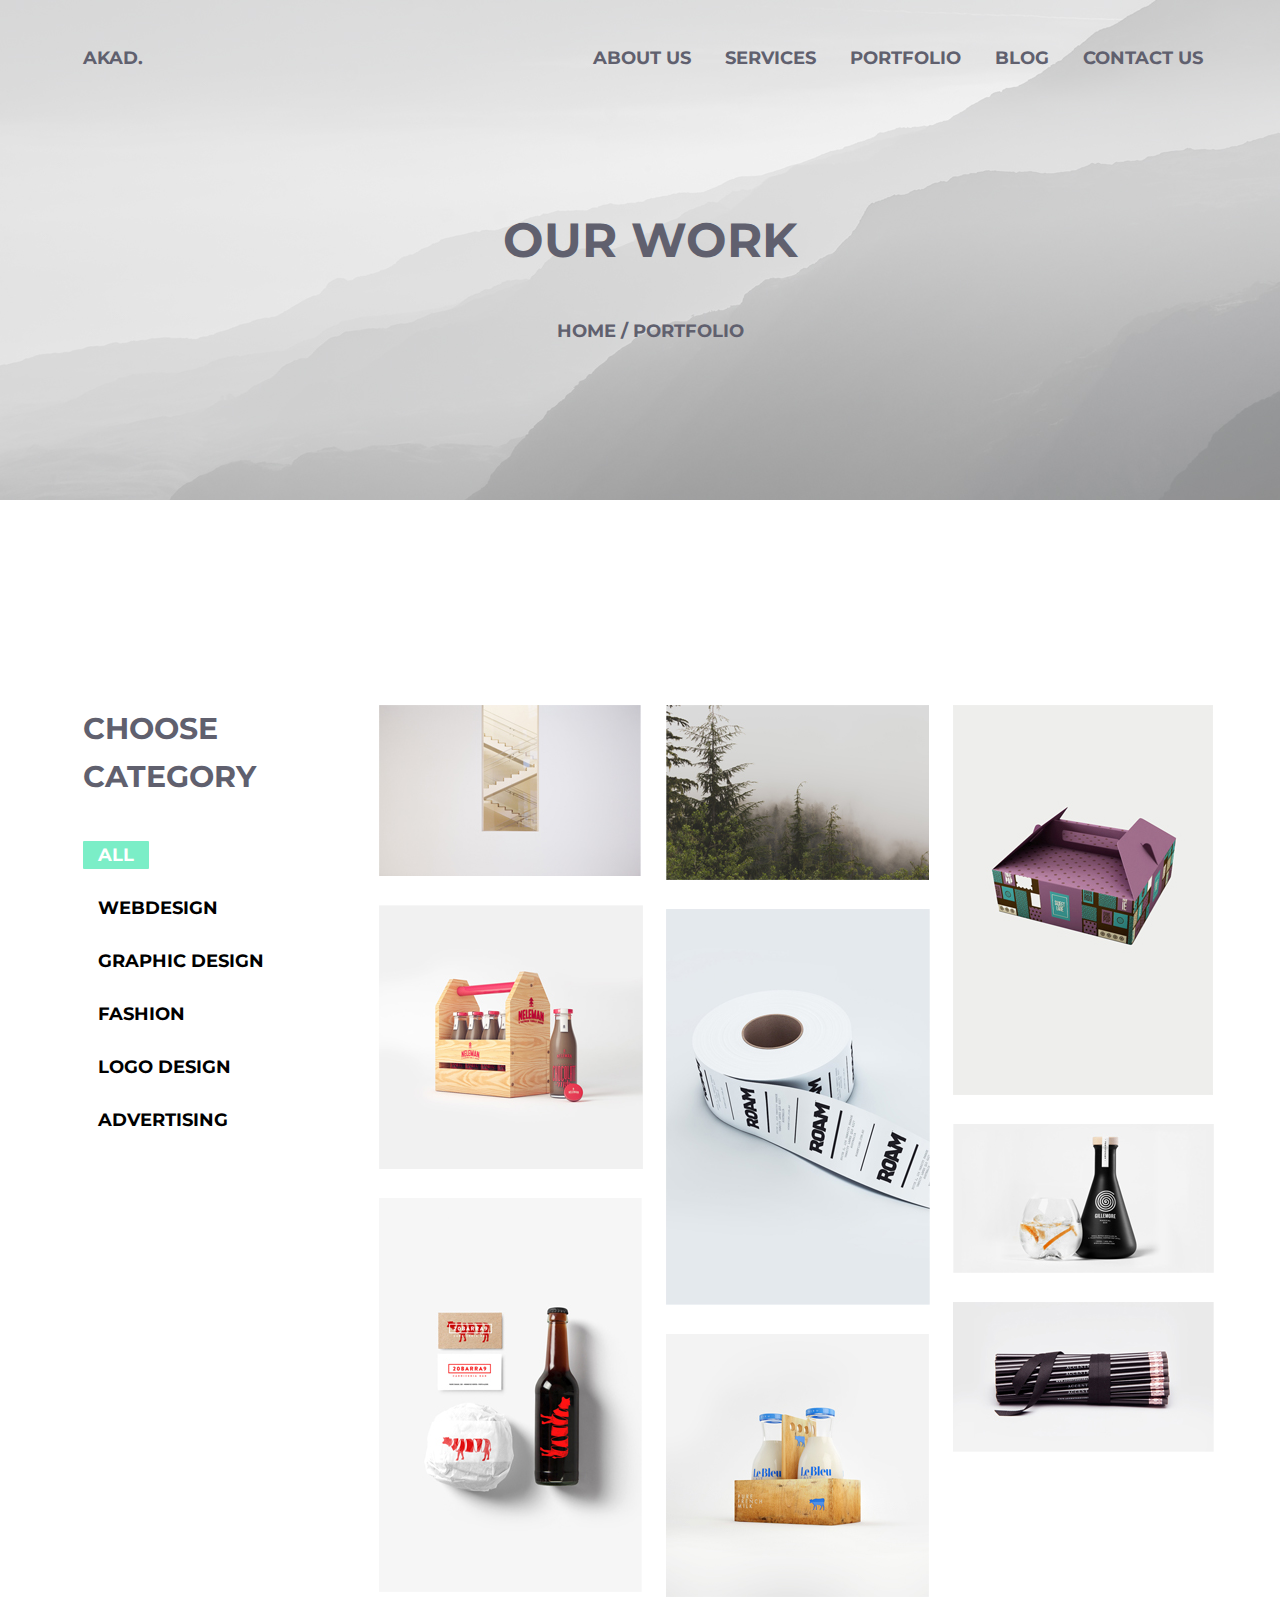
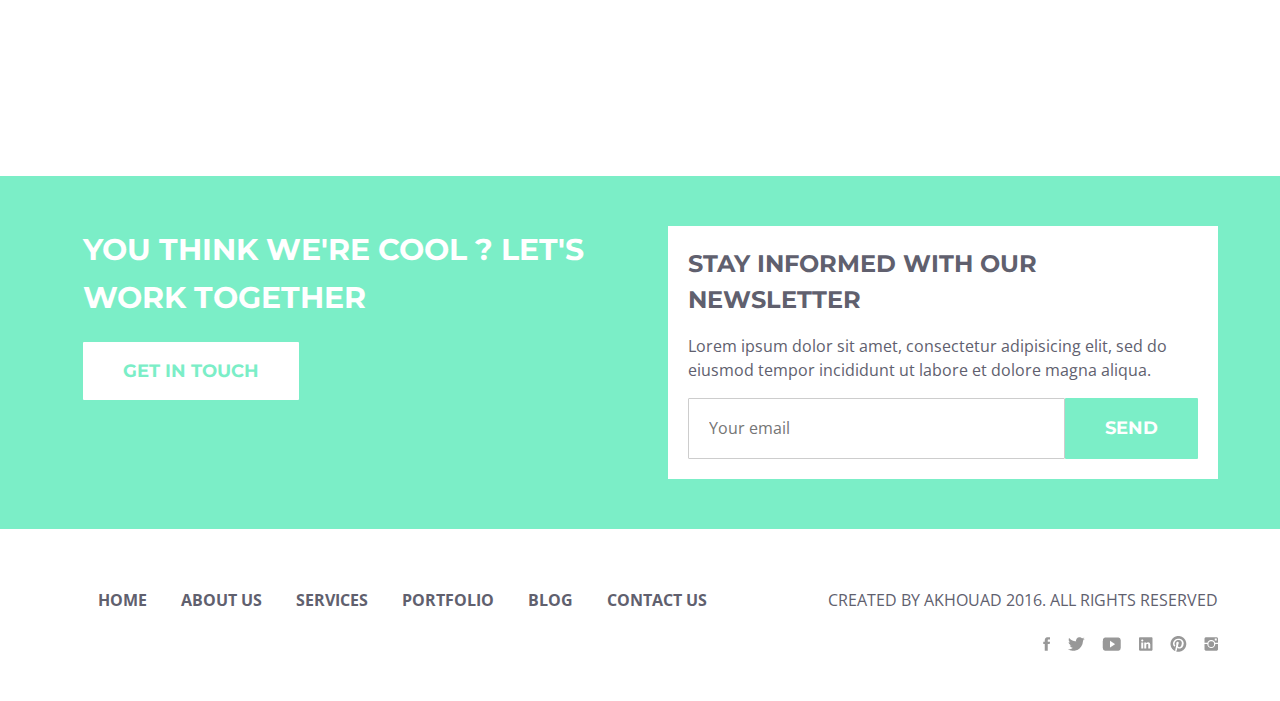
<file: portfolio.html>
<!DOCTYPE html>
<html lang="ru">

<head>
    <meta charset="utf-8">
    <title>AKAD - Our work</title>
    <link href="normalize.css" rel="stylesheet">
    <link href="style.css" rel="stylesheet">
    <link rel="shortcut icon" href="img/logo.ico" type="image/x-icon" width="16" height="16">
</head>

<body class="inner">
    <div class="top-wrapper">

        <header class="main-header">
            <nav class="logo-n-nav-wrapper">
                <h3><a class="logo" href="index.html" title="Home">AKAD.</a></h3>
                <ul class="header-site-nav">
                    <li>
                        <h3><a class="nav-but" href="about.html">About us</a></h3>
                    </li>
                    <li>
                        <h3><a class="nav-but" href="services.html">Services</a></h3>
                    </li>
                    <li>
                        <h3><a class="nav-but">Portfolio</a></h3>
                    </li>
                    <li>
                        <h3><a class="nav-but" href="blog.html">Blog</a></h3>
                    </li>
                    <li>
                        <h3><a class="nav-but" href="contact.html">Contact us</a></h3>
                    </li>
                </ul>
            </nav>
        </header>

        <div class="h1-wrapper">
            <h1>Our work</h1>
            <h1><span class="h1-small">home / portfolio</span></h1>
        </div>

    </div>

    <section class="our-portfolio">
        <h2 class="visually-hidden"><span class="decor">Our</span>-portfolio</h2>
        <div class="our-portfolio-content">
            <div class="choosing-buts">
                <h2>Choose category</h2>
                <ul class="our-portfolio-choose-category">
                    <li>
                        <button type="button" class="our-portfolio-button our-portfolio-item-active">All</button>
                    </li>
                    <li>
                        <button type="button" class="our-portfolio-button">Webdesign</button>
                    </li>
                    <li>
                        <button type="button" class="our-portfolio-button">Graphic design</button>
                    </li>
                    <li>
                        <button type="button" class="our-portfolio-button">Fashion</button>
                    </li>
                    <li>
                        <button type="button" class="our-portfolio-button">Logo design</button>
                    </li>
                    <li>
                        <button type="button" class="our-portfolio-button">Advertising</button>
                    </li>
                </ul>
            </div>
            <div class="our-portfolio-img-wrapper">
                <img alt="our-portfolio-img-1" src="img/our-portfolio-1.jpg">
                <img alt="our-portfolio-img-2" src="img/our-portfolio-2.jpg">
                <img alt="our-portfolio-img-3" src="img/our-portfolio-3.jpg">
            </div>
            <div class="our-portfolio-img-wrapper">
                <img alt="our-portfolio-img-4" src="img/our-portfolio-4.jpg">
                <img alt="our-portfolio-img-5" src="img/our-portfolio-5.jpg">
                <img alt="our-portfolio-img-6" src="img/our-portfolio-6.jpg">
            </div>
            <div class="our-portfolio-img-wrapper">
                <img alt="our-portfolio-img-7" src="img/our-portfolio-7.jpg">
                <img alt="our-portfolio-img-8" src="img/our-portfolio-8.jpg">
                <img alt="our-portfolio-img-9" src="img/our-portfolio-9.jpg">
            </div>
        </div>
    </section>

    <section class="feedback">
        <div class="feedback-content">
            <div class="order">
                <h2>You think we're cool ? Let's work together</h2>
                <a href="contact.html" class="button">get in touch</a>
            </div>
            <form class="subscribe">
                <h2>Stay informed with our newsletter</h2>
                <p class="h2-annotation">Lorem ipsum dolor sit amet, consectetur adipisicing elit, sed do eiusmod tempor incididunt ut labore et dolore magna aliqua.</p>
                <div class="inp-n-but-wrap">
                    <input class="subscribe-email" type="text" name="subscribe-email" placeholder="Your email">
                    <button type="submit" class="button">Send</button>
                </div>
            </form>
        </div>
    </section>

    <footer class="main-footer">
        <nav>
            <ul class="footer-site-nav">
                <li>
                    <h3><a class="nav-but" href="index.html">Home</a></h3>
                </li>
                <li>
                    <h3><a class="nav-but" href="about.html">About us</a></h3>
                </li>
                <li>
                    <h3><a class="nav-but" href="services.html">Services</a></h3>
                </li>
                <li>
                    <h3><a class="nav-but">Portfolio</a></h3>
                </li>
                <li>
                    <h3><a class="nav-but" href="blog.html">Blog</a></h3>
                </li>
                <li>
                    <h3><a class="nav-but" href="contact.html">Contact us</a></h3>
                </li>
            </ul>
        </nav>
        <div class="copyrights-n-social-wrapper">
            <p class="copyrights">Created by akhouad 2016. All Rights Reserved</p>
            <ul class="socials">
                <li>
                    <a class="socials-fb" href="#" title="Facebook"><span class="visually-hidden">Facebook</span></a>
                </li>
                <li>
                    <a class="socials-tw" href="#" title="Twitter"><span class="visually-hidden">Twitter</span></a>
                </li>
                <li>
                    <a class="socials-yt" href="#" title="Youtube"><span class="visually-hidden">Youtube</span></a>
                </li>
                <li>
                    <a class="socials-li" href="#" title="LinkedIn"><span class="visually-hidden">LinkedIn</span></a>
                </li>
                <li>
                    <a class="socials-p" href="#" title="Pinterest"><span class="visually-hidden">Pinterest</span></a>
                </li>
                <li>
                    <a class="socials-inst" href="#" title="Instagram"><span class="visually-hidden">Instagram</span></a>
                </li>
            </ul>
            <img src="img/socials.png" alt="socials">
        </div>
    </footer>

</body>
</file>
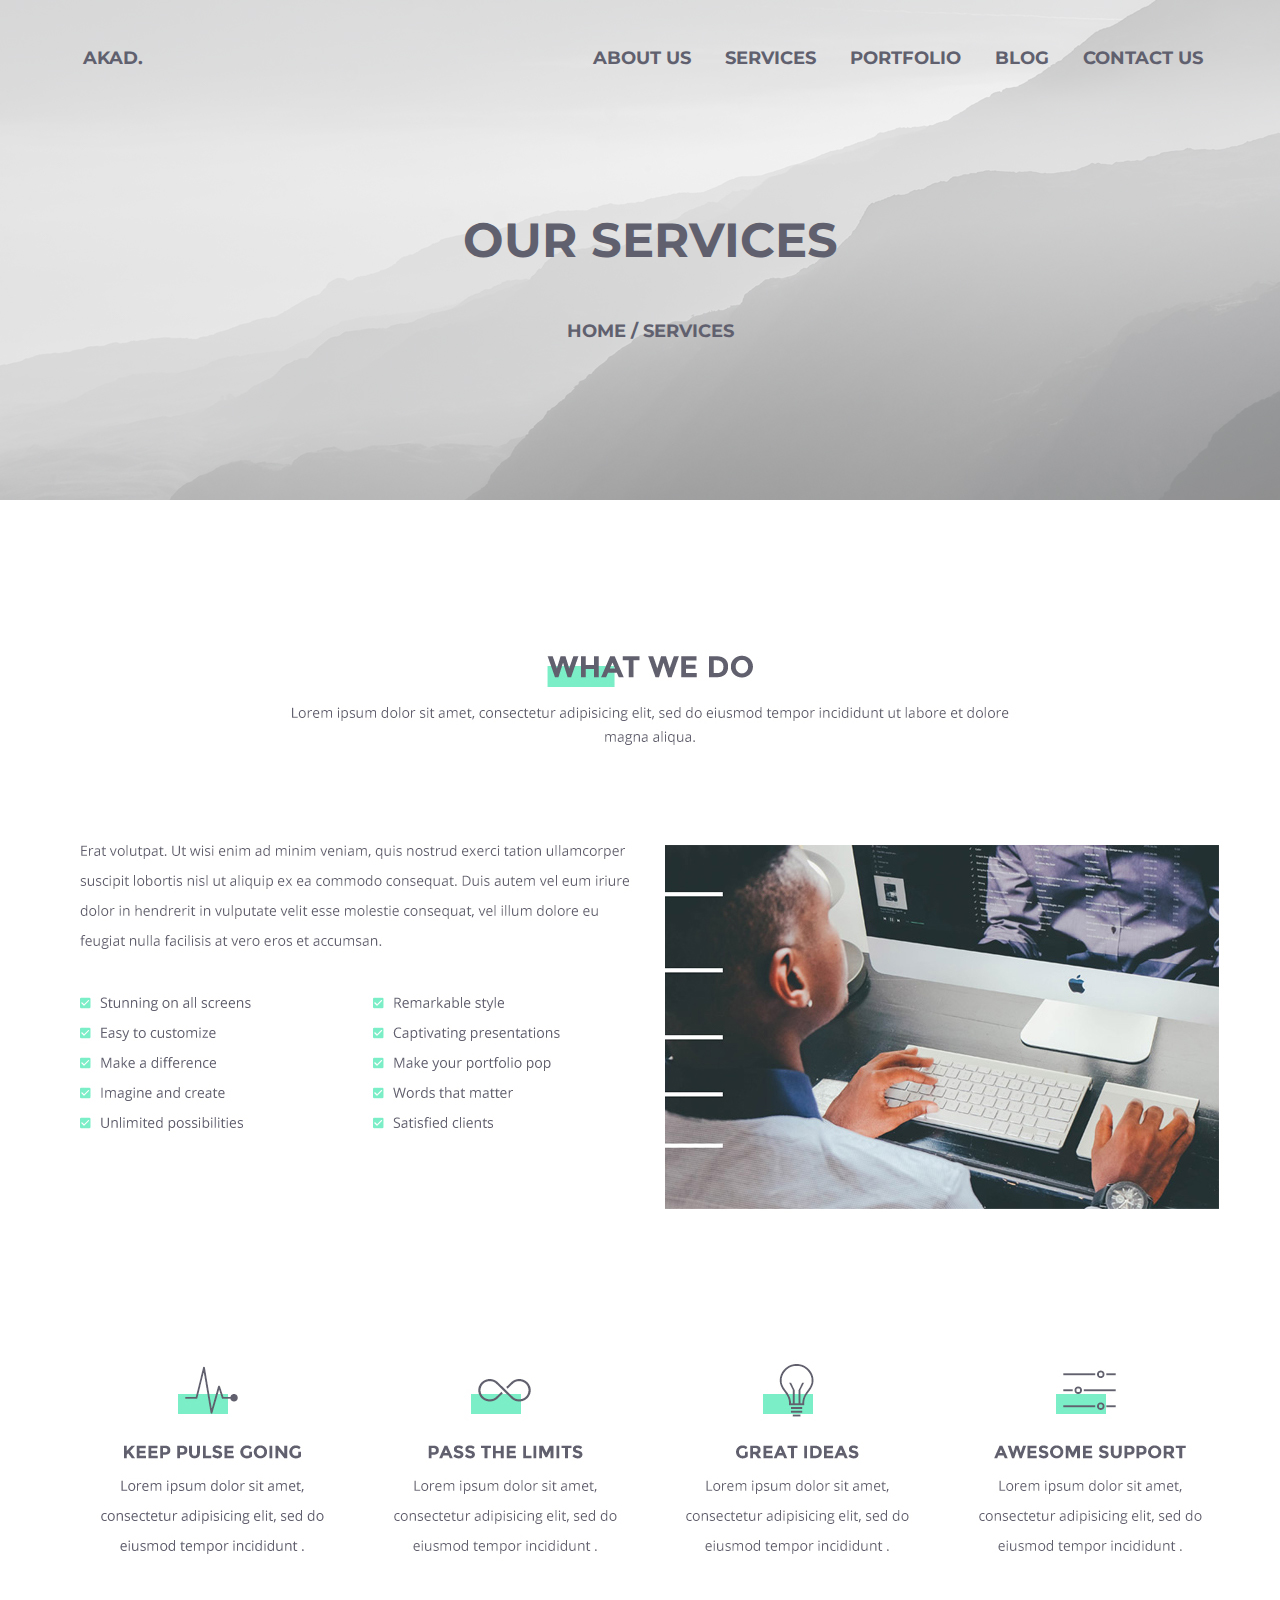
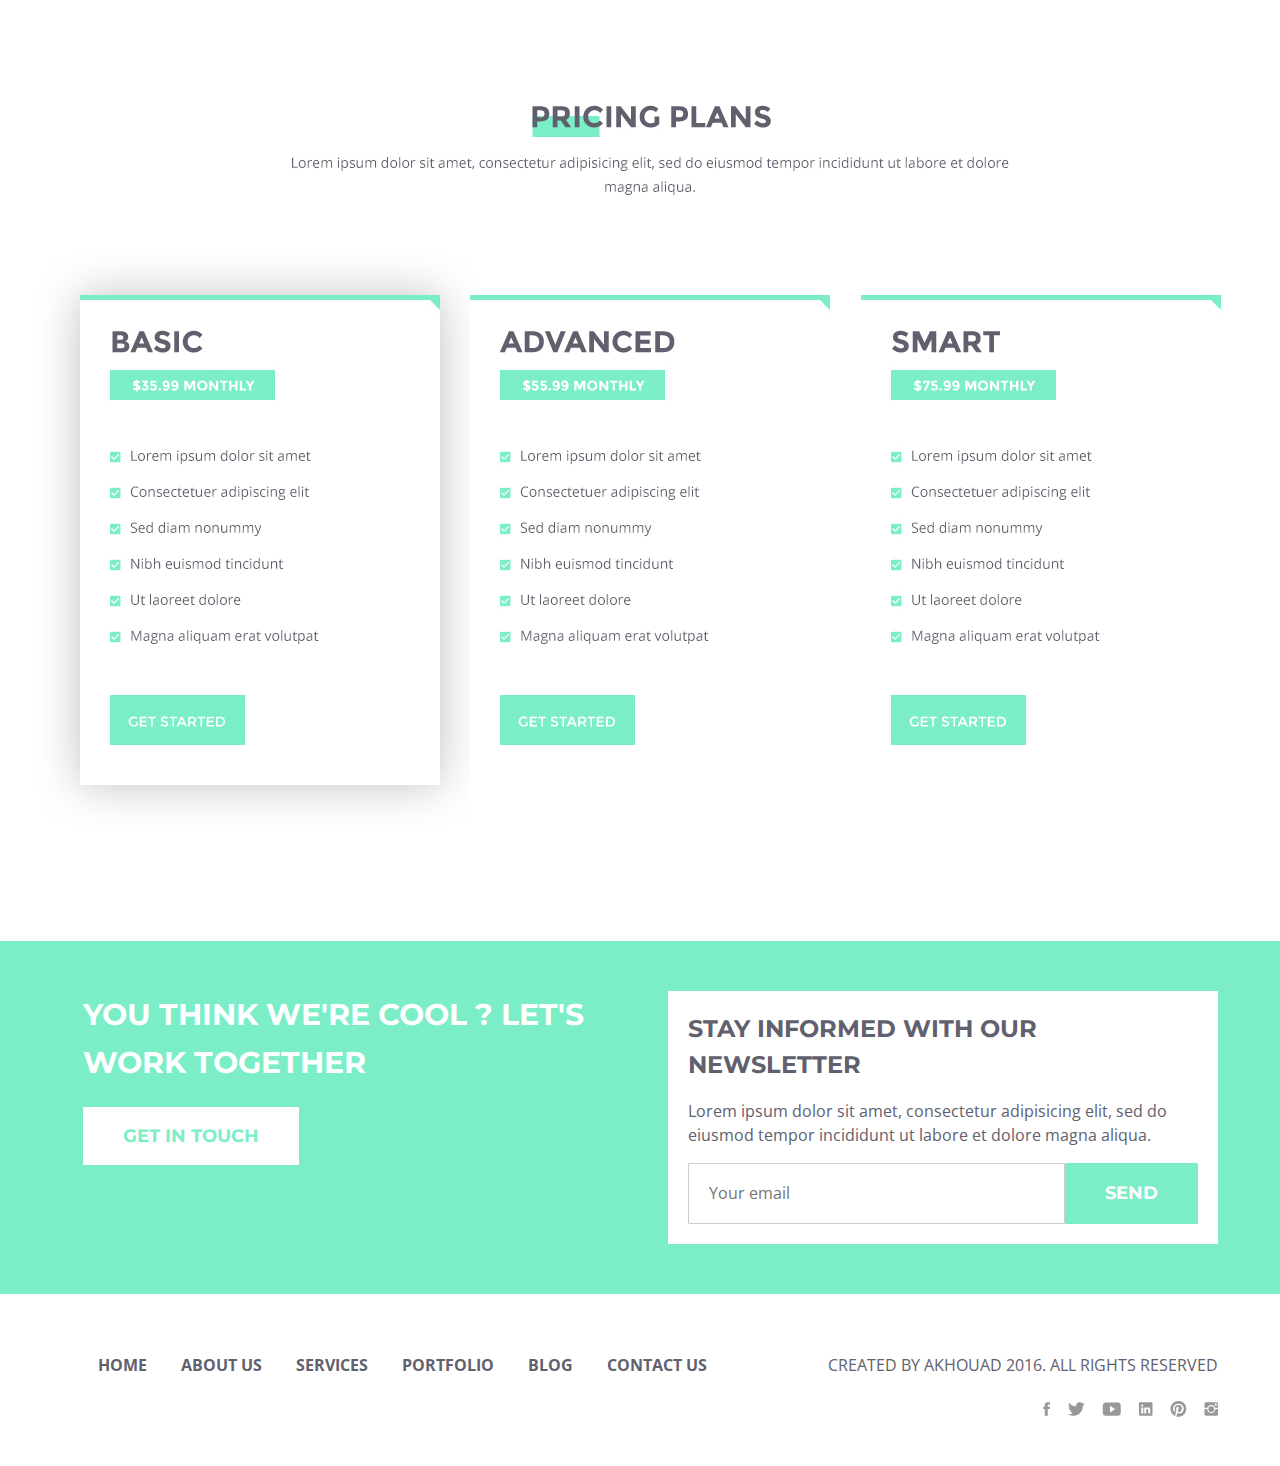
<file: services.html>
<!DOCTYPE html>
<html lang="ru">

<head>
    <meta charset="utf-8">
    <title>AKAD - Our services</title>
    <link href="normalize.css" rel="stylesheet">
    <link href="style.css" rel="stylesheet">
    <link rel="shortcut icon" href="img/logo.ico" type="image/x-icon" width="16" height="16">
</head>

<body class="inner">
    <div class="top-wrapper">

        <header class="main-header">
            <nav class="logo-n-nav-wrapper">
                <h3><a class="logo" href="index.html" title="Home">AKAD.</a></h3>
                <ul class="header-site-nav">
                    <li>
                        <h3><a class="nav-but" href="about.html">About us</a></h3>
                    </li>
                    <li>
                        <h3><a class="nav-but">Services</a></h3>
                    </li>
                    <li>
                        <h3><a class="nav-but" href="portfolio.html">Portfolio</a></h3>
                    </li>
                    <li>
                        <h3><a class="nav-but" href="blog.html">Blog</a></h3>
                    </li>
                    <li>
                        <h3><a class="nav-but" href="contact.html">Contact us</a></h3>
                    </li>
                </ul>
            </nav>
        </header>

        <div class="h1-wrapper">
            <h1>Our services</h1>
            <h1><span class="h1-small">home / services</span></h1>
        </div>

    </div>

    <!-- <section class="about-n-what">
        <div class="about-n-what-about">
            <h2><span class="decor">About</span> us</h2>
            <p class="h2-subtitle">We are awesome</p>
            <p>Porro quisquam est, qui dolorem ipsum quia dolor sit amet, consectetur, adipisci velit, sed quia non numquam eius modi tempora incidunt ut labore et dolore magnam aliquam quaerat voluptatem. Ut enim ad minima veniam, quis nostrum exercitationem ullam corporis suscipit laboriosam, nisi ut aliquid ex ea commodi modi tempora incidunt ut labore.</p>
        </div>
        <div>
            <h2><span class="decor">What</span> we do</h2>
            <p class="h2-subtitle">Crative & digital</p>
            <p>Porro quisquam est, qui dolorem ipsum quia dolor sit amet, consectetur, adipisci velit, sed quia non numquam eius modi tempora incidunt ut labore et dolore magnam aliquam quaerat voluptatem. Ut enim ad minima veniam, quis nostrum exercitationem ullam corporis suscipit laboriosam, nisi ut aliquid ex ea commodi modi tempora incidunt ut labore.</p>
        </div>
    </section>

    <section class="benefits">
        <h2><span class="decor">Some</span> benefits</h2>
        <p class="h2-annotation">Lorem ipsum dolor sit amet, consectetur adipisicing elit, sed do eiusmod tempor incididunt ut labore et dolore magna aliqua.</p>
        <div class="benefits-content">
            <ul>
                <li class="benefits-item responsive">
                    <h3>Fully responsive</h3>
                    <p>Cum sociis natoque penatibus et magnis dis parturient montes, nascetur ridiculus mus. In eleifend suscipit enim, eu commodo neque molestie vitae.</p>
                </li>
                <li class="benefits-item commerce">
                    <h3>E-commerce</h3>
                    <p>Cum sociis natoque penatibus et magnis dis parturient montes, nascetur ridiculus mus. In eleifend suscipit enim, eu commodo neque molestie vitae.</p>
                </li>
            </ul>
            <ul>
                <li class="benefits-item unlimit">
                    <h3>Unlimited options</h3>
                    <p>Cum sociis natoque penatibus et magnis dis parturient montes, nascetur ridiculus mus. In eleifend suscipit enim, eu commodo neque molestie vitae.</p>
                </li>
                <li class="benefits-item custom">
                    <h3>Customizable design</h3>
                    <p>Cum sociis natoque penatibus et magnis dis parturient montes, nascetur ridiculus mus. In eleifend suscipit enim, eu commodo neque molestie vitae.</p>
                </li>
            </ul>
            <ul>
                <li class="benefits-item wordpr">
                    <h3>Wordpress</h3>
                    <p>Cum sociis natoque penatibus et magnis dis parturient montes, nascetur ridiculus mus. In eleifend suscipit enim, eu commodo neque molestie vitae.</p>
                </li>
                <li class="benefits-item support">
                    <h3>Support</h3>
                    <p>Cum sociis natoque penatibus et magnis dis parturient montes, nascetur ridiculus mus. In eleifend suscipit enim, eu commodo neque molestie vitae.</p>
                </li>
            </ul>
        </div>
    </section>

    <section class="team">
        <h2><span class="decor">The</span> dream team</h2>
        <p class="h2-annotation">Lorem ipsum dolor sit amet, consectetur adipisicing elit, sed do eiusmod tempor incididunt ut labore et dolore magna aliqua.</p>
        <div class="team-content">
            <div class="team-img-wrapper">
                <img alt="team-img-1" src="img/team-1.jpg">
                <img alt="team-img-2" src="img/team-2.jpg">
            </div>
            <div class="team-img-wrapper">
                <img alt="team-img-3" src="img/team-3.jpg">
                <img alt="team-img-4" src="img/team-4.jpg">
            </div>
            <div class="team-img-wrapper">
                <img alt="team-img-5" src="img/team-5.jpg">
                <img alt="team-img-6" src="img/team-6.jpg">
            </div>
            <div class="team-img-wrapper">
                <img alt="team-img-7" src="img/team-7.jpg">
                <img alt="team-img-8" src="img/team-8.jpg">
            </div>
        </div>
    </section> -->
    <img src="img/services.jpg">

    <section class="feedback">
        <div class="feedback-content">
            <div class="order">
                <h2>You think we're cool ? Let's work together</h2>
                <a href="contact.html" class="button">get in touch</a>
            </div>
            <form class="subscribe">
                <h2>Stay informed with our newsletter</h2>
                <p class="h2-annotation">Lorem ipsum dolor sit amet, consectetur adipisicing elit, sed do eiusmod tempor incididunt ut labore et dolore magna aliqua.</p>
                <div class="inp-n-but-wrap">
                    <input class="subscribe-email" type="text" name="subscribe-email" placeholder="Your email">
                    <button type="submit" class="button">Send</button>
                </div>
            </form>
        </div>
    </section>

    <footer class="main-footer">
        <nav>
            <ul class="footer-site-nav">
                <li>
                    <h3><a class="nav-but" href="index.html">Home</a></h3>
                </li>
                <li>
                    <h3><a class="nav-but" href="about.html">About us</a></h3>
                </li>
                <li>
                    <h3><a class="nav-but">Services</a></h3>
                </li>
                <li>
                    <h3><a class="nav-but" href="portfolio.html">Portfolio</a></h3>
                </li>
                <li>
                    <h3><a class="nav-but" href="blog.html">Blog</a></h3>
                </li>
                <li>
                    <h3><a class="nav-but" href="contact.html">Contact us</a></h3>
                </li>
            </ul>
        </nav>
        <div class="copyrights-n-social-wrapper">
            <p class="copyrights">Created by akhouad 2016. All Rights Reserved</p>
            <ul class="socials">
                <li>
                    <a class="socials-fb" href="#" title="Facebook"><span class="visually-hidden">Facebook</span></a>
                </li>
                <li>
                    <a class="socials-tw" href="#" title="Twitter"><span class="visually-hidden">Twitter</span></a>
                </li>
                <li>
                    <a class="socials-yt" href="#" title="Youtube"><span class="visually-hidden">Youtube</span></a>
                </li>
                <li>
                    <a class="socials-li" href="#" title="LinkedIn"><span class="visually-hidden">LinkedIn</span></a>
                </li>
                <li>
                    <a class="socials-p" href="#" title="Pinterest"><span class="visually-hidden">Pinterest</span></a>
                </li>
                <li>
                    <a class="socials-inst" href="#" title="Instagram"><span class="visually-hidden">Instagram</span></a>
                </li>
            </ul>
            <img src="img/socials.png" alt="socials">
        </div>
    </footer>

</body>
</file>
<file: style.css>
/* --------- global --------- */
@import url(https://fonts.googleapis.com/css?family=Montserrat:400,700);
/* Montserrat font */
@import url(https://fonts.googleapis.com/css?family=Open+Sans:400,300,600,700,800);
/* Open sans font */

* {
    -webkit-box-sizing: border-box;
    -moz-box-sizing: border-box;
    box-sizing: border-box;
}
body {
	font-family: "Open sans", sans-serif;
	font-size: 16px;
	line-height: 30px;
    color: #60606e;
    text-align: left;

    background-color: #ffffff;

    width: 1300px;
    margin: 0 auto;
    /*display: flex;
    flex-direction: column;
    align-items: center;
    padding: 0;*/
}
a {
    color: #60606e;
}
a:hover,
a:focus,
a:active {
    position: relative;
    outline-color: #7beec7;
}
.nav-but:hover::before,
.nav-but:focus::before,
.nav-but:active::before {
    content: "";
    position: absolute;
    background-color: #60606e;
    width: 40%;
    height: 2px;
    top: -10px;
    left: 0;
}
img {
    max-width: 100%;
    height: auto;
}
h1 {
    font-family: "Montserrat", sans-serif;
    font-weight: 700;
    font-size: 48px;
    line-height: 48px;
    text-transform: uppercase;
}
h1 .h1-small {
    font-size: 18px;
}
h1 .h1-with-back {
    line-height: 30px;
    padding: 1px 20px;
    background-color: #7beec7;
}
h1 .h1-with-border {
    border: solid #60606e 10px;
    padding: 20px 40px;
}
.h1-annotation {
    max-width: 555px;
}
h2 {
    font-family: "Montserrat", sans-serif;
    font-weight: 700;
    font-size: 30px;
    line-height: 48px;
    text-transform: uppercase;
    margin: 0;
    padding: 0;
}
h2 .decor {
    position: relative;
}
h2 .decor::before {
    content: "";
    position: absolute;
    top: 20px;пояснение
    left: 0;
    z-index: -1;
    width: 60px;
    height: 20px;
    background-color: #7beec7;
}
.h2-subtitle {
    font-family: "Montserrat", sans-serif;
    font-weight: 700;
    font-size: 18px;
    line-height: 48px;
    text-transform: uppercase;
}
h3 {
    font-family: "Montserrat", sans-serif;
    font-weight: 700;
    font-size: 18px;
    line-height: 48px;
    text-transform: uppercase;
}
input[type="text"],
input[type="password"],
textarea,
select {
    color: #60606e;

    text-align: left;
    vertical-align: middle;

    background-color: #ffffff;
    border: solid #cdcdcd 1px;
    border-radius: 1px;

    padding: 20px;
}
input[type="text"]:hover,
input[type="text"]:focus,
input[type="text"]:active,
input[type="password"]:hover,
input[type="password"]:focus,
input[type="password"]:active,
textarea:hover,
textarea:focus,
textarea:active,
select:hover,
select:focus,
select:active {
    outline-color: #7beec7;
}
/* --------- /global --------- */

/* --------- custom global ---------- */
.visually-hidden:not(:focus):not(:active),
input[type="checkbox"].visually-hidden,
input[type="file"].visually-hidden,
input[type="radio"].visually-hidden {
    position: absolute;
    clip: rect(0 0 0 0);
    width: 1px;
    height: 1px;
    margin: -1px;

    border: 0;
    padding: 0;

    overflow: hidden;
    white-space: nowrap;
    clip-path: inset(100%);
}
.button {
    display: inline-block;
    background-color: #7beec7;
    border-radius: 1px;

    text-align: center;
    vertical-align: middle;
    font-family: "Montserrat", sans-serif;
    font-weight: 700;
    font-size: 18px;
    line-height: 18px;
    text-transform: uppercase;
    text-decoration: none;
    color: #ffffff;
    border: none;

    margin: 0;
    padding: 20px 40px;
}
.button:hover,
.button:focus,
.button:active {
    box-shadow: 0 0 10px #60606e;
}
/* --------- /custom global ---------- */

/* --------- index --------- */
.main-header .logo {
    text-decoration: none;
}
.logo-n-nav-wrapper {
    margin: 0 auto;
    display: flex;
    flex-direction: row;
    width: 1135px;
    justify-content: space-between;
    align-items: center;
}
.header-site-nav {
    list-style: none;
    max-width: 1035px;
    text-align: right;
}
.header-site-nav li {
    display: inline-block;
    margin: 0px 15px;
}
.header-site-nav a {
    text-decoration: none;
}
.h1-wrapper {
    margin: 0 auto;
    margin-top: 70px;
    text-align: center;
}
.h1-wrapper p {
    margin: 0 auto;
    margin-top: 55px;
    margin-bottom: 120px;
}
.history {
    margin: 0 auto;
    width: 1135px;
    display: flex;
    flex-direction: row;
    justify-content: space-between; 
}
.history h2 {
    margin-top: 20px;
}
.history img {
    margin-right: 125px;
}
.history p {
    padding: 0;
    margin: 0;
}
.history .button-conteiner {
    text-align: right;
}
.top-wrapper::after {
    content: url('img/top-wrapper-back.png');
    top: 0;
    position: absolute;
    z-index: -2;
}
.top-wrapper {
    margin-bottom: 150px;
}


.why-choose {
    text-transform: uppercase;
    margin-bottom: 150px;
}
.why-choose > * {
    text-align: center;
    max-width: 1135px;
    margin: 0 auto;
}
.why-choose .h2-annotation{
    max-width: 720px;
}
.why-choose h3 {
    margin: 0;
    padding: 0;
}
.why-choose ul {
    text-align: left;
    margin: 0;
    padding: 0;
}
.why-choose li {
    list-style: none;
    margin: 0;
    padding: 0;
}
.why-choose-content {
    display: flex;
    flex-direction: row;
    justify-content: space-between;
    margin-top: 100px;
}
.why-choose li::before {
    display: block;
    width: 30px;
    height: 30px;
}
.why-choose li.unlimit::before {
    content: url('img/unlimit.png');
}
.why-choose li.commerce::before {
    content: url('img/commerce.png');
}
.why-choose li.devel::before {
    content: url('img/devel.png');
}
.why-choose li.custom::before {
    content: url('img/custom.png');
}
.why-choose .commerce,
.why-choose .custom {
    margin-top: 50px;
}

.our-portfolio > * {
    text-align: center;
    max-width: 1135px;
    margin: 0 auto;
}
.our-portfolio-content {
    margin-top: 100px;
    text-align: left;
    display: flex;
    flex-direction: row;
}
.our-portfolio ul {
    margin: 0;
    padding: 0;
}
.our-portfolio li {
    margin: 0;
    padding: 0;
    list-style: none;
}
.our-portfolio-button {
    display: inline-block;
    background-color: #ffffff;

    text-align: center;
    vertical-align: middle;
    font-family: "Montserrat", sans-serif;
    font-weight: 700;
    font-size: 18px;
    line-height: 18px;
    text-transform: uppercase;
    text-decoration: none;
    border: none;
    border-radius: 1px;
    white-space: nowrap;

    padding: 5px 15px;
    margin: 0;
    margin-bottom: 25px;
}
.our-portfolio-button:hover,
.our-portfolio-button:focus,
.our-portfolio-button:active {
    color: #ffffff;
    background-color: #7beec7;
}
.our-portfolio-item-active {
    color: #ffffff;
    background-color: #7beec7;
}
.our-portfolio-content h2 {
    margin-bottom: 40px;
}
.our-portfolio-content h3 {
    margin-bottom: 20px;
}
.our-portfolio-img-wrapper * {
    margin-left: 20px;
    margin-bottom: 20px;
}
.choosing-buts {
    margin-right: 80px;
}
.our-portfolio {
    margin-bottom: 150px;
}

.feedback {
    background-color: #7beec7;
    margin: 0 auto;
}
.feedback-content {
    text-align: center;
    max-width: 1135px;
    margin: 0 auto;
    display: flex;
    flex-direction: row;
}
.feedback .order {
    color: #ffffff;
    text-align: left;
    margin-top: 50px;
}
.feedback .order .button {
    margin-top: 20px;
    background-color: #ffffff;
    color: #7beec7;
}
.feedback .subscribe {
    background-color: #ffffff;
    margin: 50px 0 50px 0;
    padding: 20px;
    text-align: left;
    font-size: 16px;
    line-height: 24px;
    width: 730px;
}
.feedback .subscribe h2 {
    font-size: 24px;
    line-height: 36px;
}
.feedback .subscribe .input {
    width: 385px;
}
.feedback .inp-n-but-wrap {
    display: flex;
    flex-direction: row;
}
.feedback input {
    width: 100%;
}
.main-footer {
    display: flex;
    flex-direction: row;
    justify-content: space-between;
    max-width: 1135px;
    margin: 0 auto;
    padding: 40px 0;
}
.main-footer ul {
    margin: 0;
    padding: 0;
}
.main-footer li {
    margin: 0;
    padding: 0;
    list-style: none;
}
.main-footer h3 {
    font-family: "Open sans", sans-serif;
    font-size: 16px;
    line-height: 30px;
    font-weight: 700;
}
.footer-site-nav li {
    display: inline-block;
    margin: 0px 15px;
}
.footer-site-nav a {
    text-decoration: none;
}
.copyrights-n-social-wrapper {
    text-transform: uppercase;
    text-align: right;
}
.main-footer .nav-but:hover::before,
.main-footer .nav-but:focus::before,
.main-footer .nav-but:active::before {
    top: auto;
    bottom: -10px;
}
/* --------- /index --------- */

/* --------- inner --------- */
.inner .top-wrapper::after {
    content: url('img/top-wrapper-back-inner.jpg');
}
.inner .h1-wrapper {
    margin-top: 100px;
}

.about-n-what {
    display: flex;
    flex-direction: row;
    justify-content: space-between;
    margin-bottom: 150px;
}
.about-n-what-about {
    margin-right: 20px;
}

.benefits {
    margin-bottom: 150px;
}
.benefits > * {
    text-align: center;
    max-width: 1135px;
    margin: 0 auto;
}
.benefits .h2-annotation{
    max-width: 720px;
}
.benefits h3 {
    position: relative;
    margin: 0;
    padding: 0;
    padding-left: 50px;
}
.benefits ul {
    text-align: left;
    margin: 0;
    padding: 0;
}
.benefits li {
    list-style: none;
    margin: 0;
    padding: 0;
}
.benefits-content {
    display: flex;
    flex-direction: row;
    justify-content: space-between;
    margin-top: 100px;
}
.benefits-content p {
    margin: 0;
    padding: 0;
}
.benefits li h3::before {
    position: absolute;
    width: 30px;
    height: 30px;
    left: 0;
    top: 6px;
}
.benefits li.responsive h3::before {
    content: url('img/benefits-responsive.jpg');
}
.benefits li.commerce h3::before {
    content: url('img/benefits-commerce.jpg');
}
.benefits li.unlimit h3::before {
    content: url('img/benefits-unlimit.jpg');
}
.benefits li.custom h3::before {
    content: url('img/benefits-custom.jpg');
}
.benefits li.wordpr h3::before {
    content: url('img/benefits-wordpr.jpg');
}
.benefits li.support h3::before {
    content: url('img/benefits-support.jpg');
}
.benefits .commerce,
.benefits .custom,
.benefits .support {
    margin-top: 50px;
}


.team > * {
    text-align: center;
    max-width: 1135px;
    margin: 0 auto;
}
.team .h2-annotation{
    max-width: 720px;
}
.team-content {
    margin-top: 100px;
    text-align: left;
    display: flex;
    flex-direction: row;
}
.team-img-wrapper * {
    margin-left: 20px;
    margin-bottom: 15px;
}
.team {
    margin-bottom: 150px;
}

.inner .our-portfolio {
    padding-top: 100px;
}
</file>
